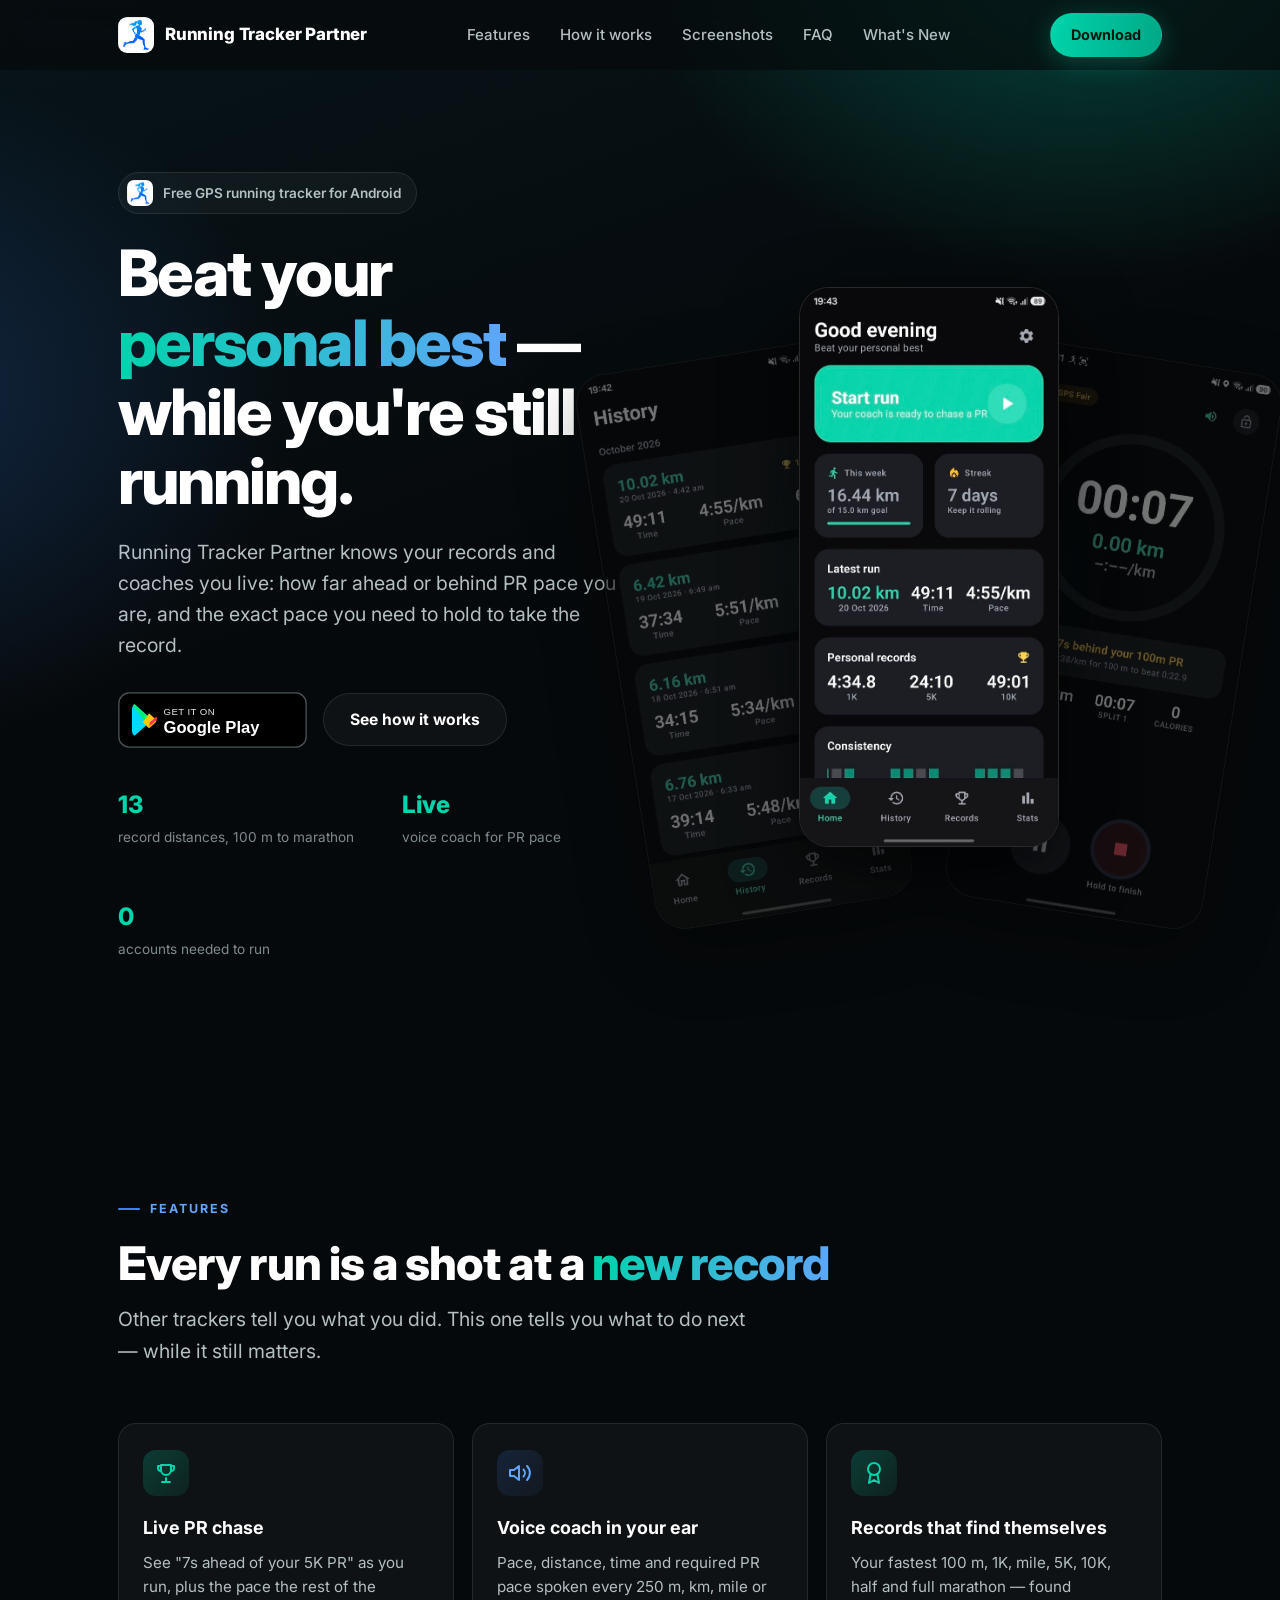
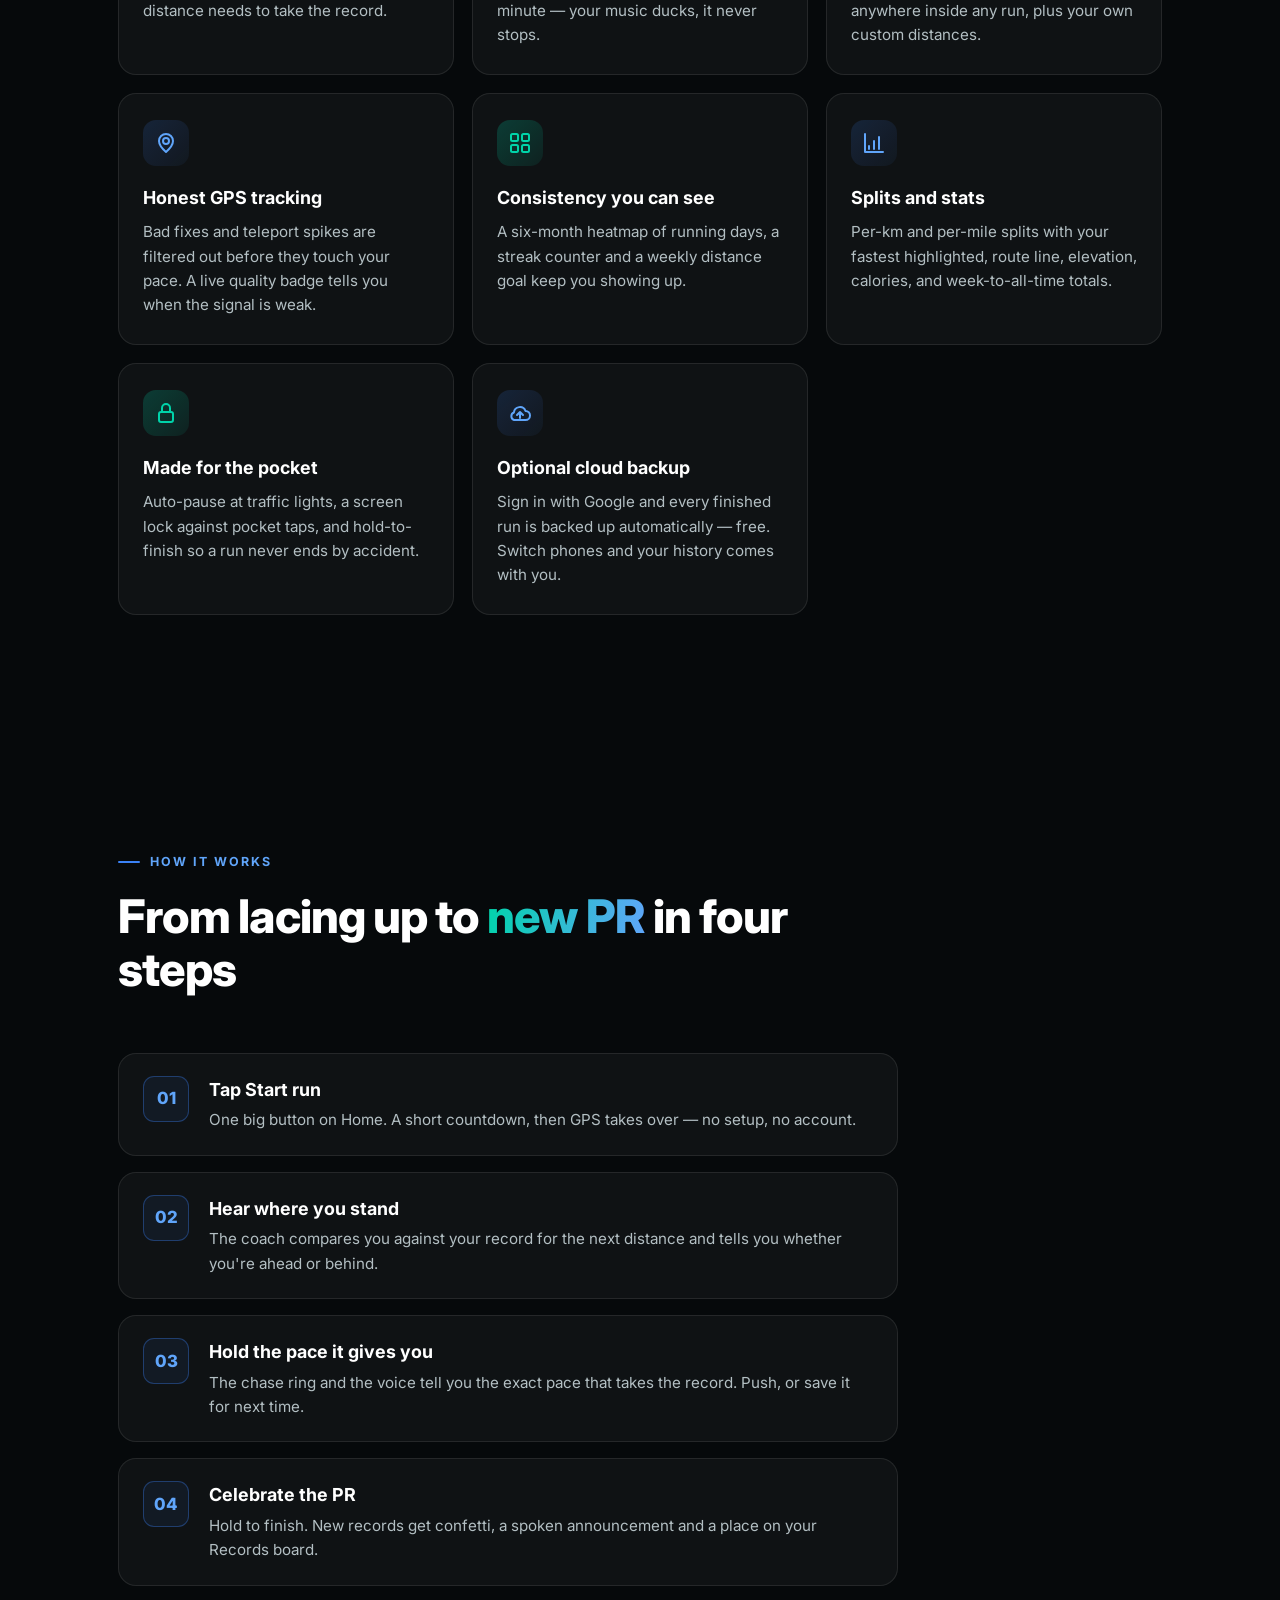
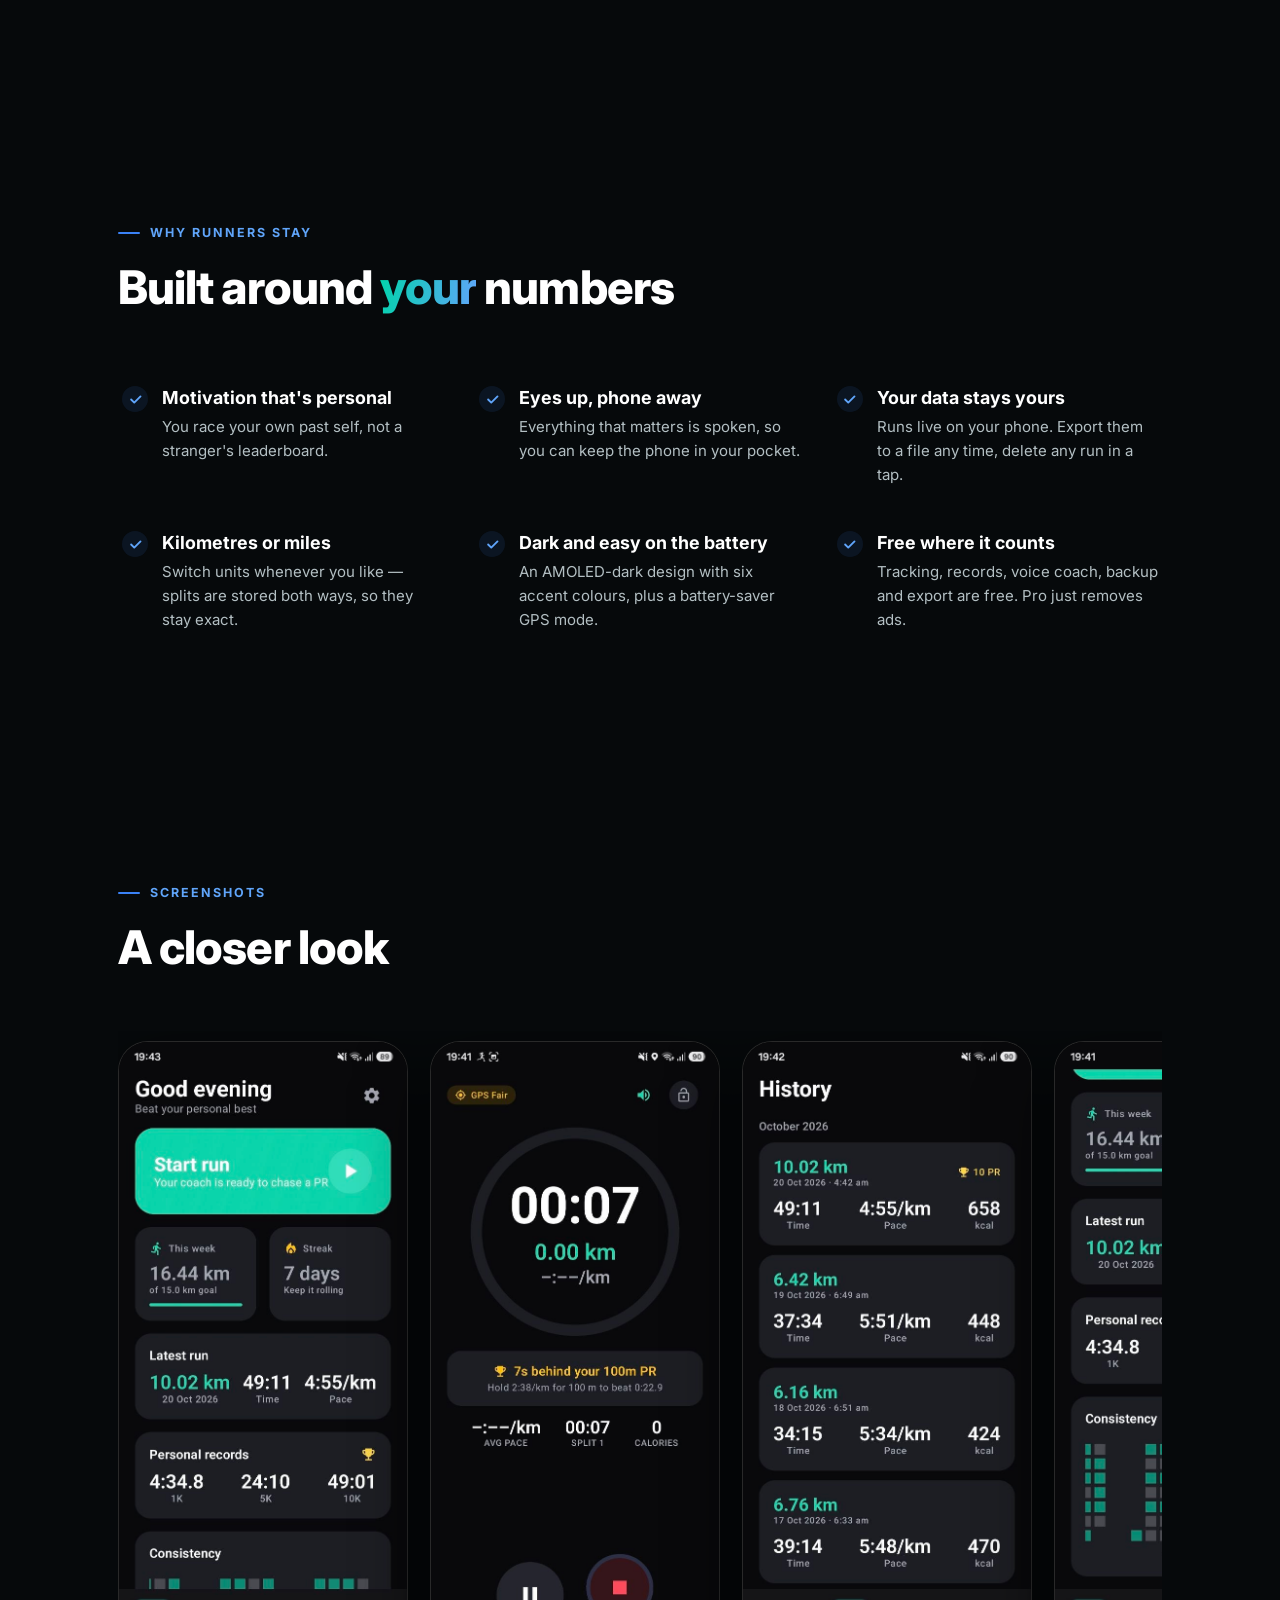
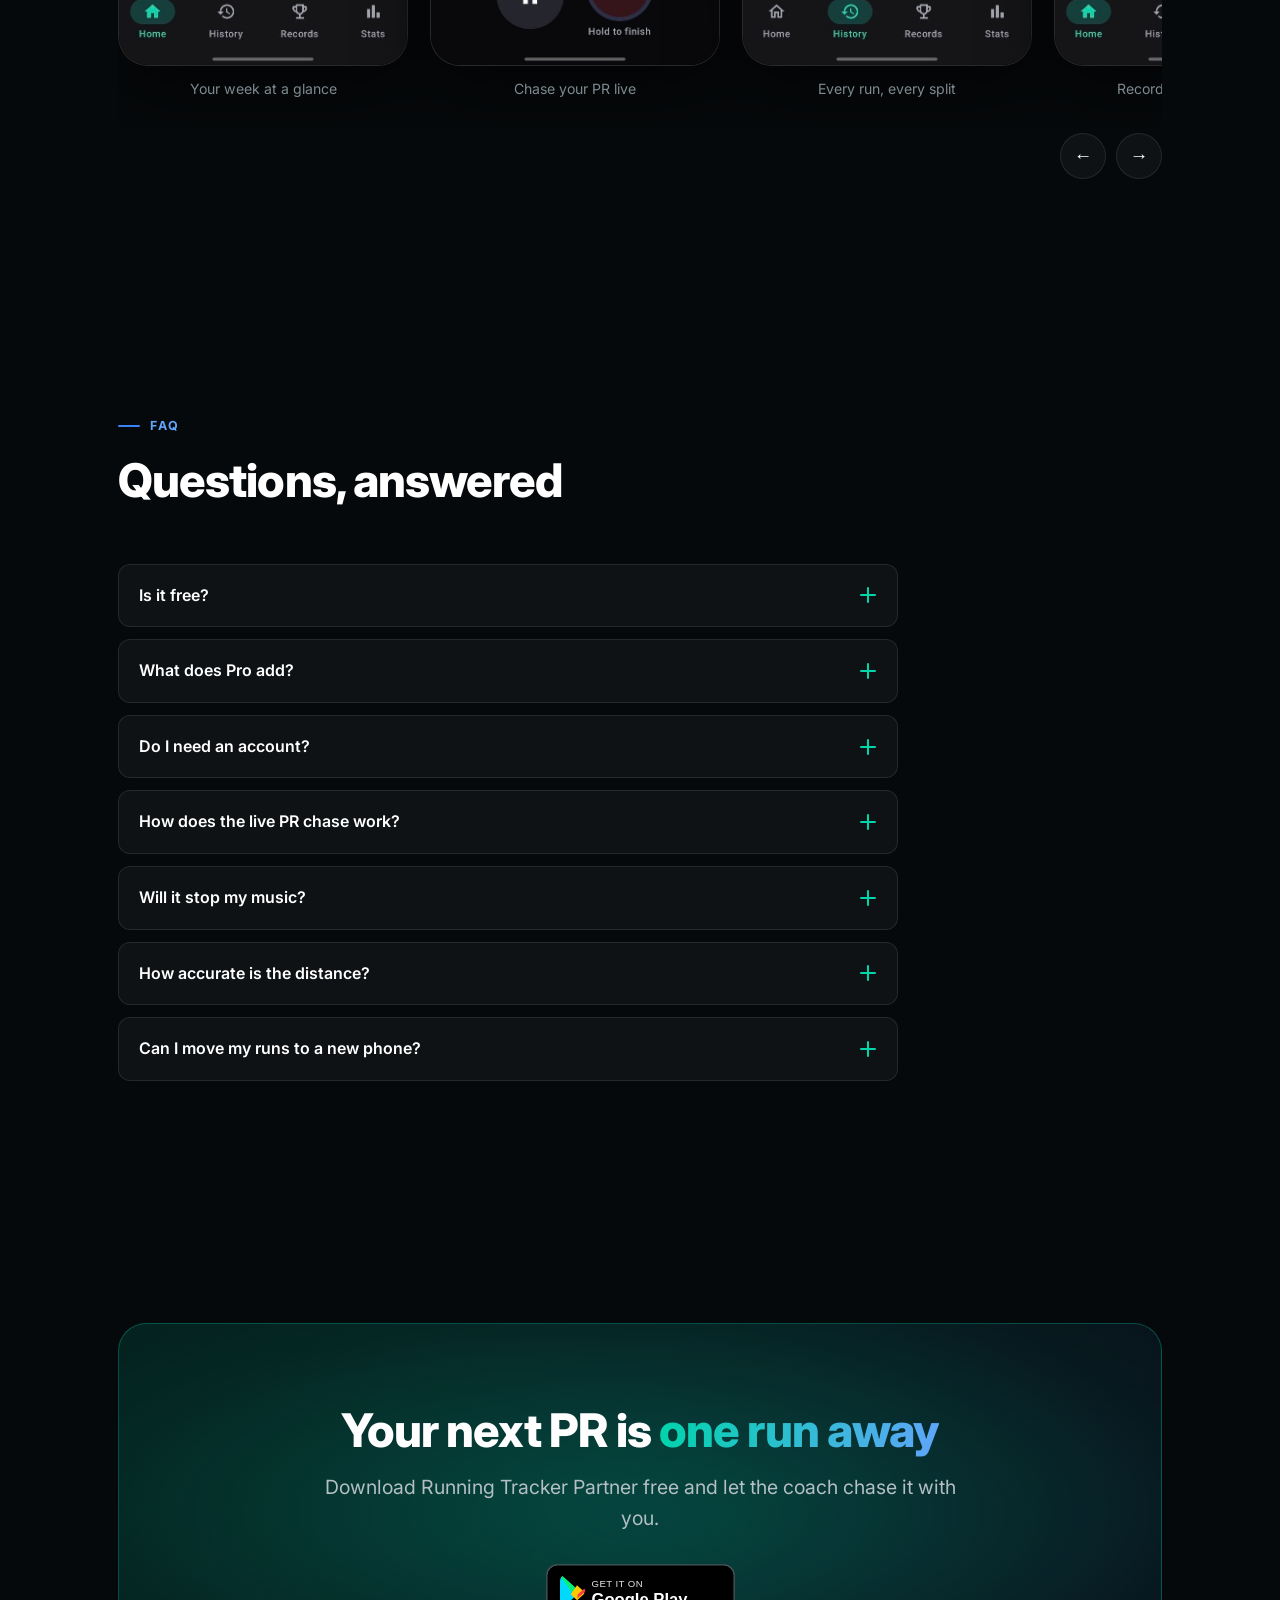
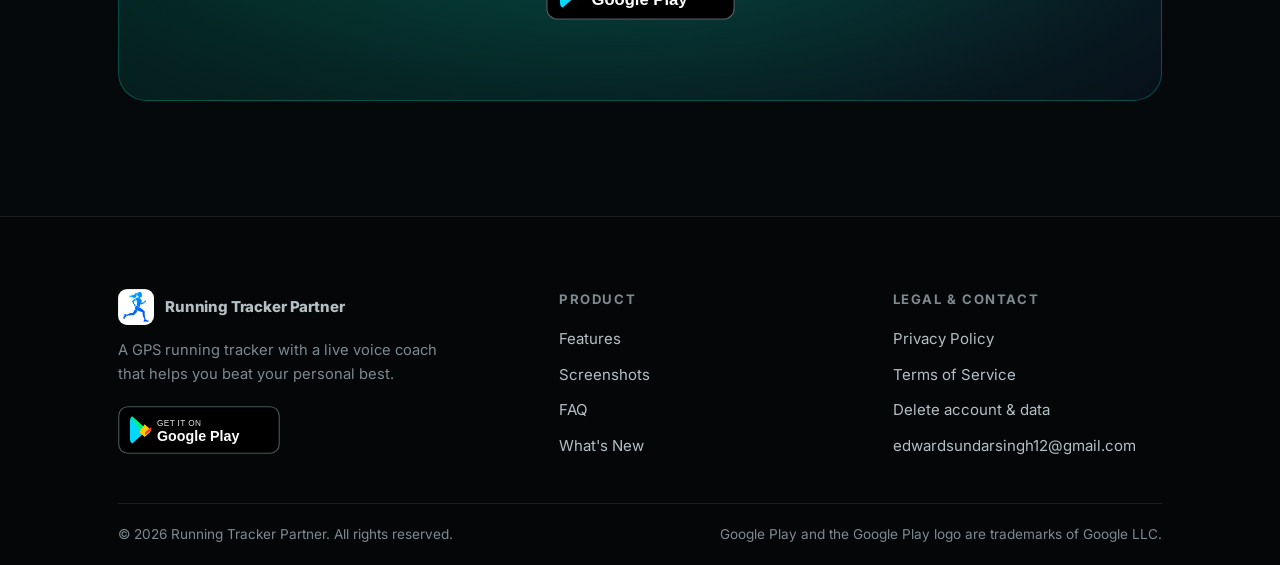
<file: index.html>
<!doctype html>
<html lang="en">
<head>
  <meta charset="utf-8">
  <meta name="viewport" content="width=device-width, initial-scale=1">
  <title>Running Tracker Partner — Beat your personal best</title>
  <meta name="description" content="A GPS running tracker with a voice coach that tells you, mid-run, the exact pace you need to beat your personal record. Free on Android.">
  <meta name="theme-color" content="#06090b">
  <meta property="og:title" content="Running Tracker Partner — Beat your personal best">
  <meta property="og:description" content="Chase your PR live: a voice coach that knows your records and tells you the pace to beat them.">
  <meta property="og:image" content="assets/app-1.jpg">
  <meta property="og:type" content="website">
  <link rel="icon" href="assets/icon.png" type="image/png">
  <script>if (/[?&]inapp=1/.test(location.search)) document.documentElement.classList.add("inapp");</script>
  <link rel="preconnect" href="https://fonts.googleapis.com">
  <link rel="preconnect" href="https://fonts.gstatic.com" crossorigin>
  <link href="https://fonts.googleapis.com/css2?family=Inter:wght@400;500;600;700;800&display=swap" rel="stylesheet">
  <link rel="stylesheet" href="styles.css">
</head>
<body>

<header class="nav">
  <div class="container nav-inner">
    <a href="index.html" class="brand"><img src="assets/icon.png" alt="" width="36" height="36">Running Tracker Partner</a>
    <ul class="nav-links">
      <li><a href="#features">Features</a></li>
      <li><a href="#workflow">How it works</a></li>
      <li><a href="#screenshots">Screenshots</a></li>
      <li><a href="#faq">FAQ</a></li>
      <li><a href="whats-new.html">What's New</a></li>
    </ul>
    <div class="nav-cta">
      <a class="btn btn-primary btn-sm" href="https://play.google.com/store/apps/details?id=com.edapp.runningtracker" rel="noopener">Download</a>
      <button class="nav-toggle" aria-label="Open menu" aria-expanded="false">&#9776;</button>
    </div>
  </div>
</header>

<main>
  <!-- Hero -->
  <section class="hero">
    <div class="container hero-grid">
      <div class="hero-copy reveal">
        <span class="app-badge"><img src="assets/icon.png" alt="">Free GPS running tracker for Android</span>
        <h1>Beat your <span class="grad">personal best</span> — while you're still running.</h1>
        <p class="lead">Running Tracker Partner knows your records and coaches you live: how far ahead or behind PR pace you are, and the exact pace you need to hold to take the record.</p>
        <div class="hero-actions">
          <div class="store-badges">
            <a href="https://play.google.com/store/apps/details?id=com.edapp.runningtracker" rel="noopener"><img src="assets/badge-googleplay.svg" alt="Get it on Google Play" width="189" height="56"></a>
          </div>
          <a class="btn btn-ghost" href="#features">See how it works</a>
        </div>
        <div class="stats">
          <div class="stat"><b>13</b><span>record distances, 100 m to marathon</span></div>
          <div class="stat"><b>Live</b><span>voice coach for PR pace</span></div>
          <div class="stat"><b>0</b><span>accounts needed to run</span></div>
        </div>
      </div>
      <div class="hero-visual reveal d2" aria-hidden="true">
        <div class="phone behind left"><img src="assets/app-3.jpg" alt=""></div>
        <div class="phone behind right"><img src="assets/app-2.jpg" alt=""></div>
        <div class="phone front"><img src="assets/app-1.jpg" alt="Running Tracker Partner home screen with weekly distance, streak and personal records"></div>
      </div>
    </div>
  </section>

  <!-- Features -->
  <section id="features">
    <div class="container">
      <div class="section-head reveal">
        <span class="eyebrow">Features</span>
        <h2>Every run is a shot at a <span class="grad">new record</span></h2>
        <p class="lead">Other trackers tell you what you did. This one tells you what to do next — while it still matters.</p>
      </div>
      <div class="cards">
        <article class="card reveal">
          <div class="icon"><svg viewBox="0 0 24 24" fill="none" stroke="currentColor" stroke-width="2" stroke-linecap="round" stroke-linejoin="round"><path d="M8 21h8M12 17v4M7 4h10v5a5 5 0 0 1-10 0V4z"/><path d="M17 5h3v2a3 3 0 0 1-3 3M7 5H4v2a3 3 0 0 0 3 3"/></svg></div>
          <h3>Live PR chase</h3>
          <p>See "7s ahead of your 5K PR" as you run, plus the pace the rest of the distance needs to take the record.</p>
        </article>
        <article class="card reveal d1">
          <div class="icon"><svg viewBox="0 0 24 24" fill="none" stroke="currentColor" stroke-width="2" stroke-linecap="round" stroke-linejoin="round"><path d="M11 5 6 9H2v6h4l5 4V5z"/><path d="M15.5 8.5a5 5 0 0 1 0 7M19 5a10 10 0 0 1 0 14"/></svg></div>
          <h3>Voice coach in your ear</h3>
          <p>Pace, distance, time and required PR pace spoken every 250 m, km, mile or minute — your music ducks, it never stops.</p>
        </article>
        <article class="card reveal d2">
          <div class="icon"><svg viewBox="0 0 24 24" fill="none" stroke="currentColor" stroke-width="2" stroke-linecap="round" stroke-linejoin="round"><circle cx="12" cy="8" r="6"/><path d="M15.5 13.5 17 22l-5-3-5 3 1.5-8.5"/></svg></div>
          <h3>Records that find themselves</h3>
          <p>Your fastest 100 m, 1K, mile, 5K, 10K, half and full marathon — found anywhere inside any run, plus your own custom distances.</p>
        </article>
        <article class="card reveal d3">
          <div class="icon"><svg viewBox="0 0 24 24" fill="none" stroke="currentColor" stroke-width="2" stroke-linecap="round" stroke-linejoin="round"><circle cx="12" cy="10" r="3"/><path d="M12 21s-7-6.2-7-11a7 7 0 0 1 14 0c0 4.8-7 11-7 11z"/></svg></div>
          <h3>Honest GPS tracking</h3>
          <p>Bad fixes and teleport spikes are filtered out before they touch your pace. A live quality badge tells you when the signal is weak.</p>
        </article>
        <article class="card reveal">
          <div class="icon"><svg viewBox="0 0 24 24" fill="none" stroke="currentColor" stroke-width="2" stroke-linecap="round" stroke-linejoin="round"><rect x="3" y="3" width="7" height="7" rx="1.5"/><rect x="14" y="3" width="7" height="7" rx="1.5"/><rect x="3" y="14" width="7" height="7" rx="1.5"/><rect x="14" y="14" width="7" height="7" rx="1.5"/></svg></div>
          <h3>Consistency you can see</h3>
          <p>A six-month heatmap of running days, a streak counter and a weekly distance goal keep you showing up.</p>
        </article>
        <article class="card reveal d1">
          <div class="icon"><svg viewBox="0 0 24 24" fill="none" stroke="currentColor" stroke-width="2" stroke-linecap="round" stroke-linejoin="round"><path d="M3 3v18h18"/><path d="M7 15v3M12 10v8M17 6v12"/></svg></div>
          <h3>Splits and stats</h3>
          <p>Per-km and per-mile splits with your fastest highlighted, route line, elevation, calories, and week-to-all-time totals.</p>
        </article>
        <article class="card reveal d2">
          <div class="icon"><svg viewBox="0 0 24 24" fill="none" stroke="currentColor" stroke-width="2" stroke-linecap="round" stroke-linejoin="round"><rect x="5" y="11" width="14" height="10" rx="2"/><path d="M8 11V7a4 4 0 0 1 8 0v4"/></svg></div>
          <h3>Made for the pocket</h3>
          <p>Auto-pause at traffic lights, a screen lock against pocket taps, and hold-to-finish so a run never ends by accident.</p>
        </article>
        <article class="card reveal d3">
          <div class="icon"><svg viewBox="0 0 24 24" fill="none" stroke="currentColor" stroke-width="2" stroke-linecap="round" stroke-linejoin="round"><path d="M17.5 19a4.5 4.5 0 0 0 0-9 6 6 0 0 0-11.6 1.5A4 4 0 0 0 6 19h11.5z"/><path d="m9 14 3-3 3 3M12 11v6"/></svg></div>
          <h3>Optional cloud backup</h3>
          <p>Sign in with Google and every finished run is backed up automatically — free. Switch phones and your history comes with you.</p>
        </article>
      </div>
    </div>
  </section>

  <!-- Workflow -->
  <section id="workflow">
    <div class="container">
      <div class="section-head reveal">
        <span class="eyebrow">How it works</span>
        <h2>From lacing up to <span class="grad">new PR</span> in four steps</h2>
      </div>
      <ol class="steps">
        <li class="step reveal"><div><h3>Tap Start run</h3><p>One big button on Home. A short countdown, then GPS takes over — no setup, no account.</p></div></li>
        <li class="step reveal d1"><div><h3>Hear where you stand</h3><p>The coach compares you against your record for the next distance and tells you whether you're ahead or behind.</p></div></li>
        <li class="step reveal d2"><div><h3>Hold the pace it gives you</h3><p>The chase ring and the voice tell you the exact pace that takes the record. Push, or save it for next time.</p></div></li>
        <li class="step reveal d3"><div><h3>Celebrate the PR</h3><p>Hold to finish. New records get confetti, a spoken announcement and a place on your Records board.</p></div></li>
      </ol>
    </div>
  </section>

  <!-- Benefits -->
  <section>
    <div class="container">
      <div class="section-head reveal">
        <span class="eyebrow">Why runners stay</span>
        <h2>Built around <span class="grad">your</span> numbers</h2>
      </div>
      <div class="benefits">
        <div class="benefit reveal"><span class="check"><svg viewBox="0 0 24 24" fill="none" stroke="currentColor" stroke-width="3" stroke-linecap="round" stroke-linejoin="round"><path d="m5 12 5 5L20 7"/></svg></span><div><h3>Motivation that's personal</h3><p>You race your own past self, not a stranger's leaderboard.</p></div></div>
        <div class="benefit reveal d1"><span class="check"><svg viewBox="0 0 24 24" fill="none" stroke="currentColor" stroke-width="3" stroke-linecap="round" stroke-linejoin="round"><path d="m5 12 5 5L20 7"/></svg></span><div><h3>Eyes up, phone away</h3><p>Everything that matters is spoken, so you can keep the phone in your pocket.</p></div></div>
        <div class="benefit reveal d2"><span class="check"><svg viewBox="0 0 24 24" fill="none" stroke="currentColor" stroke-width="3" stroke-linecap="round" stroke-linejoin="round"><path d="m5 12 5 5L20 7"/></svg></span><div><h3>Your data stays yours</h3><p>Runs live on your phone. Export them to a file any time, delete any run in a tap.</p></div></div>
        <div class="benefit reveal"><span class="check"><svg viewBox="0 0 24 24" fill="none" stroke="currentColor" stroke-width="3" stroke-linecap="round" stroke-linejoin="round"><path d="m5 12 5 5L20 7"/></svg></span><div><h3>Kilometres or miles</h3><p>Switch units whenever you like — splits are stored both ways, so they stay exact.</p></div></div>
        <div class="benefit reveal d1"><span class="check"><svg viewBox="0 0 24 24" fill="none" stroke="currentColor" stroke-width="3" stroke-linecap="round" stroke-linejoin="round"><path d="m5 12 5 5L20 7"/></svg></span><div><h3>Dark and easy on the battery</h3><p>An AMOLED-dark design with six accent colours, plus a battery-saver GPS mode.</p></div></div>
        <div class="benefit reveal d2"><span class="check"><svg viewBox="0 0 24 24" fill="none" stroke="currentColor" stroke-width="3" stroke-linecap="round" stroke-linejoin="round"><path d="m5 12 5 5L20 7"/></svg></span><div><h3>Free where it counts</h3><p>Tracking, records, voice coach, backup and export are free. Pro just removes ads.</p></div></div>
      </div>
    </div>
  </section>

  <!-- Screenshots -->
  <section id="screenshots">
    <div class="container">
      <div class="section-head reveal">
        <span class="eyebrow">Screenshots</span>
        <h2>A closer look</h2>
      </div>
      <div class="carousel-wrap reveal">
        <div class="carousel" tabindex="0" aria-label="App screenshots">
          <figure class="shot"><div class="phone"><img src="assets/app-1.jpg" alt="Home screen with Start run button, weekly progress and streak" loading="lazy"></div><figcaption>Your week at a glance</figcaption></figure>
          <figure class="shot"><div class="phone"><img src="assets/app-2.jpg" alt="Live run screen showing time, distance and PR chase card" loading="lazy"></div><figcaption>Chase your PR live</figcaption></figure>
          <figure class="shot"><div class="phone"><img src="assets/app-3.jpg" alt="Run history list grouped by month" loading="lazy"></div><figcaption>Every run, every split</figcaption></figure>
          <figure class="shot"><div class="phone"><img src="assets/app-4.jpg" alt="Personal records and consistency heatmap" loading="lazy"></div><figcaption>Records and consistency</figcaption></figure>
          <figure class="shot"><div class="phone"><img src="assets/app-5.jpg" alt="Splash screen: Beat your personal best" loading="lazy"></div><figcaption>Beat your personal best</figcaption></figure>
        </div>
        <div class="car-btns">
          <button class="car-btn prev" aria-label="Previous screenshot">&#8592;</button>
          <button class="car-btn next" aria-label="Next screenshot">&#8594;</button>
        </div>
      </div>
    </div>
  </section>

  <!-- FAQ -->
  <section id="faq">
    <div class="container">
      <div class="section-head reveal">
        <span class="eyebrow">FAQ</span>
        <h2>Questions, answered</h2>
      </div>
      <div class="faq reveal">
        <details><summary>Is it free?<span class="plus"></span></summary><p>Yes. GPS tracking, personal records, the voice coach, cloud backup and export are all free. Free users see one small banner at the bottom of the screen — never on the live run screen.</p></details>
        <details><summary>What does Pro add?<span class="plus"></span></summary><p>Pro removes ads everywhere and unlocks the full best-effort table on every run without watching an ad. It's $0.99/month, $2.99/year or $4.99 once. Nothing free is ever taken away.</p></details>
        <details><summary>Do I need an account?<span class="plus"></span></summary><p>No. You can run, track and set records without signing in. Google sign-in is only needed to back runs up to the cloud or to buy Pro, so it can be restored on another phone.</p></details>
        <details><summary>How does the live PR chase work?<span class="plus"></span></summary><p>The app knows your record for each distance. While you run it works out whether you're ahead or behind record pace for the next distance, and the pace the rest of that distance needs to beat it — shown on screen and spoken by the coach.</p></details>
        <details><summary>Will it stop my music?<span class="plus"></span></summary><p>No. The coach briefly lowers your music while it speaks, then lets it play on.</p></details>
        <details><summary>How accurate is the distance?<span class="plus"></span></summary><p>It depends on your phone's GPS and surroundings. The app filters out bad fixes and shows a live GPS quality indicator, but all measurements are estimates — tall buildings and tree cover can affect them.</p></details>
        <details><summary>Can I move my runs to a new phone?<span class="plus"></span></summary><p>Yes — sign in with the same Google account on the new phone and your runs are restored automatically. You can also export every run to a JSON file and import it.</p></details>
      </div>
    </div>
  </section>

  <!-- CTA -->
  <section>
    <div class="container">
      <div class="cta-band reveal">
        <h2>Your next PR is <span class="grad">one run away</span></h2>
        <p class="lead">Download Running Tracker Partner free and let the coach chase it with you.</p>
        <div class="store-badges">
          <a href="https://play.google.com/store/apps/details?id=com.edapp.runningtracker" rel="noopener"><img src="assets/badge-googleplay.svg" alt="Get it on Google Play" width="189" height="56"></a>
        </div>
      </div>
    </div>
  </section>
</main>

<footer>
  <div class="container">
    <div class="foot-grid">
      <div class="foot-brand">
        <a href="index.html" class="brand"><img src="assets/icon.png" alt="" width="36" height="36">Running Tracker Partner</a>
        <p>A GPS running tracker with a live voice coach that helps you beat your personal best.</p>
        <div class="store-badges"><a href="https://play.google.com/store/apps/details?id=com.edapp.runningtracker" rel="noopener"><img src="assets/badge-googleplay.svg" alt="Get it on Google Play" width="162" height="48" style="height:48px"></a></div>
      </div>
      <div>
        <h4>Product</h4>
        <ul>
          <li><a href="#features">Features</a></li>
          <li><a href="#screenshots">Screenshots</a></li>
          <li><a href="#faq">FAQ</a></li>
          <li><a href="whats-new.html">What's New</a></li>
        </ul>
      </div>
      <div>
        <h4>Legal &amp; contact</h4>
        <ul>
          <li><a href="privacy.html">Privacy Policy</a></li>
          <li><a href="terms.html">Terms of Service</a></li>
          <li><a href="delete-account.html">Delete account &amp; data</a></li>
          <li><a href="mailto:edwardsundarsingh12@gmail.com">edwardsundarsingh12@gmail.com</a></li>
        </ul>
      </div>
    </div>
    <div class="foot-bottom">
      <span>&copy; <span data-year>2026</span> Running Tracker Partner. All rights reserved.</span>
      <span>Google Play and the Google Play logo are trademarks of Google LLC.</span>
    </div>
  </div>
</footer>

<script src="app.js"></script>
</body>
</html>
</file>
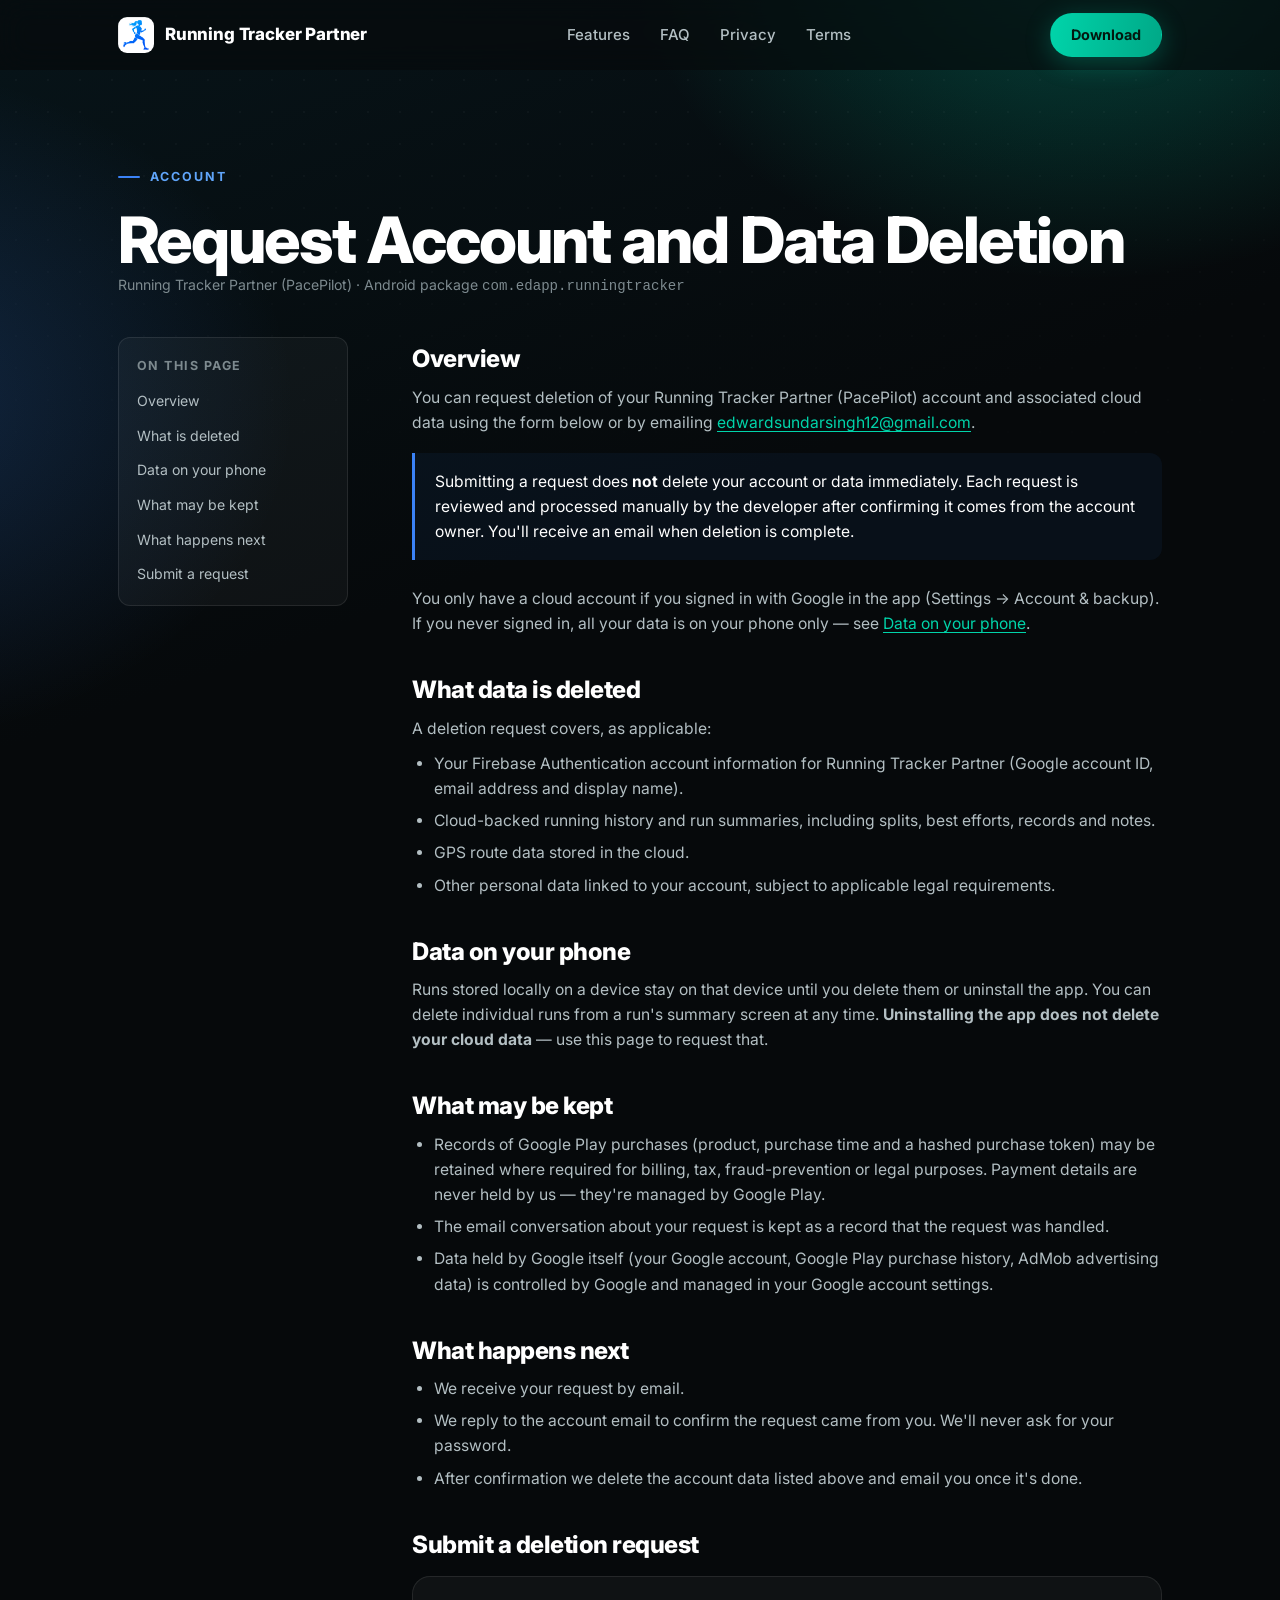
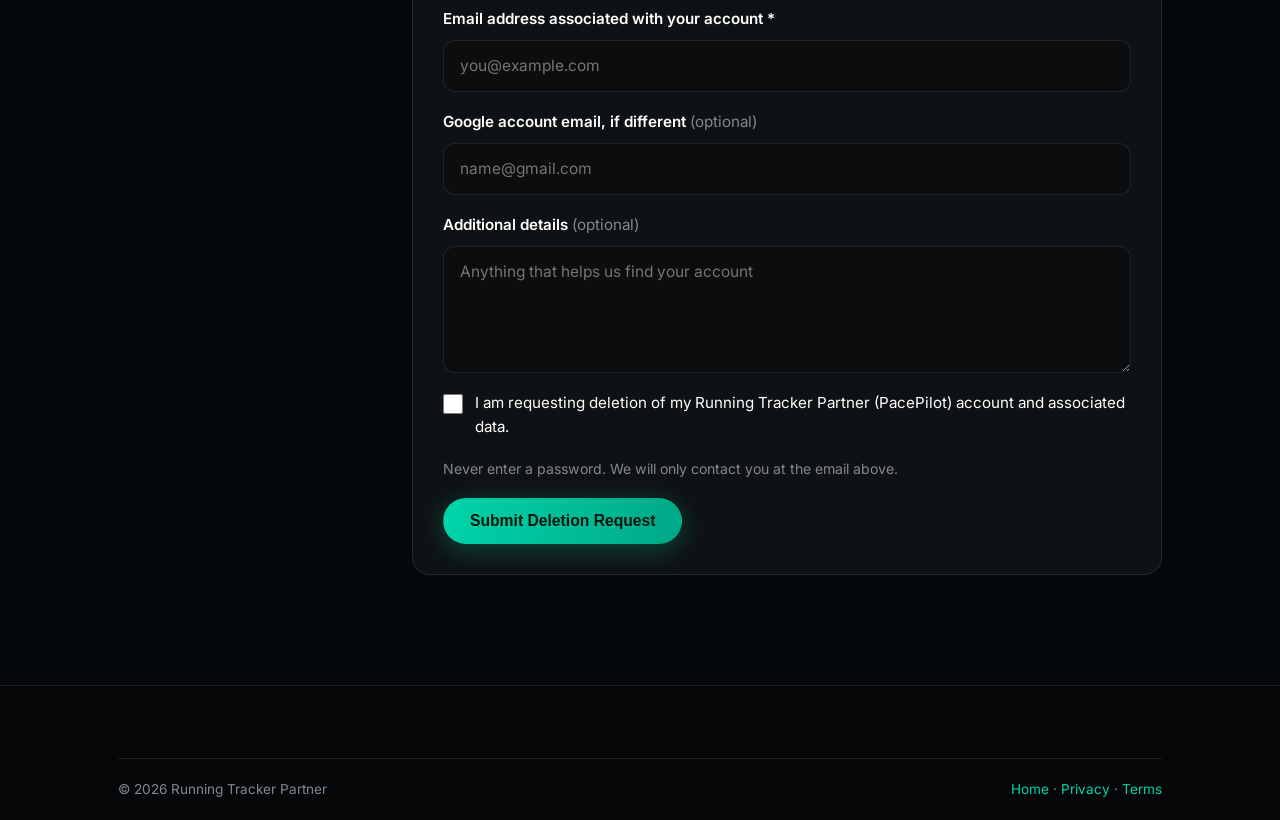
<file: delete-account.html>
<!doctype html>
<html lang="en">
<head>
  <meta charset="utf-8">
  <meta name="viewport" content="width=device-width, initial-scale=1">
  <title>Delete Account &amp; Data — Running Tracker Partner</title>
  <meta name="description" content="Request deletion of your Running Tracker Partner (PacePilot) account and associated cloud data.">
  <meta name="theme-color" content="#06090b">
  <meta property="og:title" content="Delete Account &amp; Data — Running Tracker Partner">
  <meta property="og:description" content="How to request deletion of your Running Tracker Partner account and cloud data.">
  <meta property="og:image" content="assets/app-1.jpg">
  <meta name="referrer" content="no-referrer">
  <link rel="icon" href="assets/icon.png" type="image/png">
  <script>if (/[?&]inapp=1/.test(location.search)) document.documentElement.classList.add("inapp");</script>
  <link rel="preconnect" href="https://fonts.googleapis.com">
  <link rel="preconnect" href="https://fonts.gstatic.com" crossorigin>
  <link href="https://fonts.googleapis.com/css2?family=Inter:wght@400;500;600;700;800&display=swap" rel="stylesheet">
  <link rel="stylesheet" href="styles.css">
</head>
<body>

<header class="nav">
  <div class="container nav-inner">
    <a href="index.html" class="brand"><img src="assets/icon.png" alt="" width="36" height="36">Running Tracker Partner</a>
    <ul class="nav-links">
      <li><a href="index.html#features">Features</a></li>
      <li><a href="index.html#faq">FAQ</a></li>
      <li><a href="privacy.html">Privacy</a></li>
      <li><a href="terms.html">Terms</a></li>
    </ul>
    <div class="nav-cta">
      <a class="btn btn-primary btn-sm" href="https://play.google.com/store/apps/details?id=com.edapp.runningtracker" rel="noopener">Download</a>
      <button class="nav-toggle" aria-label="Open menu" aria-expanded="false">&#9776;</button>
    </div>
  </div>
</header>

<main>
  <section class="page-hero">
    <div class="container">
      <span class="eyebrow">Account</span>
      <h1>Request Account and Data Deletion</h1>
      <p class="updated">Running Tracker Partner (PacePilot) · Android package <code>com.edapp.runningtracker</code></p>
    </div>
  </section>

  <div class="container legal-grid">
    <aside class="toc" aria-label="On this page">
      <h4>On this page</h4>
      <ul>
        <li><a href="#overview">Overview</a></li>
        <li><a href="#what">What is deleted</a></li>
        <li><a href="#local">Data on your phone</a></li>
        <li><a href="#retained">What may be kept</a></li>
        <li><a href="#process">What happens next</a></li>
        <li><a href="#request">Submit a request</a></li>
      </ul>
    </aside>

    <article class="prose">
      <h2 id="overview">Overview</h2>
      <p>You can request deletion of your Running Tracker Partner (PacePilot) account and associated cloud data using the form below or by emailing <a href="mailto:edwardsundarsingh12@gmail.com?subject=PacePilot%20Account%20Deletion%20Request">edwardsundarsingh12@gmail.com</a>.</p>
      <div class="callout">
        <p>Submitting a request does <b>not</b> delete your account or data immediately. Each request is reviewed and processed manually by the developer after confirming it comes from the account owner. You'll receive an email when deletion is complete.</p>
      </div>
      <p>You only have a cloud account if you signed in with Google in the app (Settings → Account &amp; backup). If you never signed in, all your data is on your phone only — see <a href="#local">Data on your phone</a>.</p>

      <h2 id="what">What data is deleted</h2>
      <p>A deletion request covers, as applicable:</p>
      <ul>
        <li>Your Firebase Authentication account information for Running Tracker Partner (Google account ID, email address and display name).</li>
        <li>Cloud-backed running history and run summaries, including splits, best efforts, records and notes.</li>
        <li>GPS route data stored in the cloud.</li>
        <li>Other personal data linked to your account, subject to applicable legal requirements.</li>
      </ul>

      <h2 id="local">Data on your phone</h2>
      <p>Runs stored locally on a device stay on that device until you delete them or uninstall the app. You can delete individual runs from a run's summary screen at any time. <b>Uninstalling the app does not delete your cloud data</b> — use this page to request that.</p>

      <h2 id="retained">What may be kept</h2>
      <ul>
        <li>Records of Google Play purchases (product, purchase time and a hashed purchase token) may be retained where required for billing, tax, fraud-prevention or legal purposes. Payment details are never held by us — they're managed by Google Play.</li>
        <li>The email conversation about your request is kept as a record that the request was handled.</li>
        <li>Data held by Google itself (your Google account, Google Play purchase history, AdMob advertising data) is controlled by Google and managed in your Google account settings.</li>
      </ul>

      <h2 id="process">What happens next</h2>
      <ul>
        <li>We receive your request by email.</li>
        <li>We reply to the account email to confirm the request came from you. We'll never ask for your password.</li>
        <li>After confirmation we delete the account data listed above and email you once it's done.</li>
      </ul>

      <h2 id="request">Submit a deletion request</h2>
      <form id="delete-form" class="form" novalidate>
        <div class="field">
          <label for="email">Email address associated with your account <span aria-hidden="true">*</span></label>
          <input id="email" name="email" type="email" autocomplete="email" required placeholder="you@example.com">
          <p class="field-error" id="email-error" hidden>Please enter a valid email address.</p>
        </div>
        <div class="field">
          <label for="google_email">Google account email, if different <span class="opt">(optional)</span></label>
          <input id="google_email" name="google_email" type="email" autocomplete="off" placeholder="name@gmail.com">
          <p class="field-error" id="google-error" hidden>Please enter a valid email address or leave this empty.</p>
        </div>
        <div class="field">
          <label for="details">Additional details <span class="opt">(optional)</span></label>
          <textarea id="details" name="details" rows="4" maxlength="2000" placeholder="Anything that helps us find your account"></textarea>
        </div>
        <!-- Honeypot: humans never see or fill this -->
        <div class="hp" aria-hidden="true">
          <label for="website">Leave this empty</label>
          <input id="website" name="_honey" type="text" tabindex="-1" autocomplete="off">
        </div>
        <label class="check-field">
          <input id="confirm" name="confirm" type="checkbox" required>
          <span>I am requesting deletion of my Running Tracker Partner (PacePilot) account and associated data.</span>
        </label>
        <p class="field-error" id="confirm-error" hidden>Please tick the box to confirm your request.</p>
        <p class="form-note">Never enter a password. We will only contact you at the email above.</p>
        <button class="btn btn-primary" type="submit" id="submit-btn">Submit Deletion Request</button>
        <div class="form-status" id="form-status" role="status" aria-live="polite" hidden></div>
      </form>
    </article>
  </div>
</main>

<footer>
  <div class="container">
    <div class="foot-bottom">
      <span>&copy; <span data-year>2026</span> Running Tracker Partner</span>
      <span><a href="index.html">Home</a> · <a href="privacy.html">Privacy</a> · <a href="terms.html">Terms</a></span>
    </div>
  </div>
</footer>

<script src="app.js"></script>
<script>
(function () {
  "use strict";
  // FormSubmit AJAX endpoint (HTTPS). Replace the email with the random alias FormSubmit
  // gives you after activation to keep the address out of the page source.
  const ENDPOINT = "https://formsubmit.co/ajax/edwardsundarsingh12@gmail.com";
  const SUPPORT = "edwardsundarsingh12@gmail.com";
  const EMAIL_RE = /^[^\s@]+@[^\s@]+\.[^\s@]{2,}$/;
  const MIN_FILL_MS = 3000; // bots submit instantly
  const openedAt = Date.now();

  const form = document.getElementById("delete-form");
  const btn = document.getElementById("submit-btn");
  const status = document.getElementById("form-status");
  const email = document.getElementById("email");
  const gEmail = document.getElementById("google_email");
  const details = document.getElementById("details");
  const confirmBox = document.getElementById("confirm");
  const honey = document.getElementById("website");

  function show(el, on) { el.hidden = !on; }

  function setStatus(kind, html) {
    status.className = "form-status " + kind;
    status.innerHTML = html;
    status.hidden = false;
    status.scrollIntoView({ block: "nearest", behavior: "smooth" });
  }

  function mailtoLink(body) {
    return "mailto:" + SUPPORT + "?subject=" + encodeURIComponent("PacePilot Account Deletion Request") +
      "&body=" + encodeURIComponent(body);
  }

  form.addEventListener("submit", async (e) => {
    e.preventDefault();
    const em = email.value.trim();
    const ge = gEmail.value.trim();
    const emailOk = EMAIL_RE.test(em);
    const geOk = !ge || EMAIL_RE.test(ge);
    show(document.getElementById("email-error"), !emailOk);
    show(document.getElementById("google-error"), !geOk);
    show(document.getElementById("confirm-error"), !confirmBox.checked);
    email.setAttribute("aria-invalid", String(!emailOk));
    gEmail.setAttribute("aria-invalid", String(!geOk));
    if (!emailOk) { email.focus(); return; }
    if (!geOk) { gEmail.focus(); return; }
    if (!confirmBox.checked) { confirmBox.focus(); return; }

    // Silently drop obvious bots without contacting the service.
    if (honey.value || Date.now() - openedAt < MIN_FILL_MS) {
      setStatus("error", "Your request couldn't be sent. Please wait a moment and try again.");
      return;
    }

    const submittedAt = new Date().toISOString();
    const summary =
      "App: Running Tracker Partner (PacePilot)\n" +
      "Account email: " + em + "\n" +
      "Google account email: " + (ge || "(same / not provided)") + "\n" +
      "Details: " + (details.value.trim() || "(none)") + "\n" +
      "Submitted: " + submittedAt;

    btn.disabled = true;
    btn.textContent = "Sending…";
    status.hidden = true;

    try {
      const res = await fetch(ENDPOINT, {
        method: "POST",
        headers: { "Content-Type": "application/json", Accept: "application/json" },
        body: JSON.stringify({
          _subject: "PacePilot Account Deletion Request",
          _template: "table",
          _captcha: "false",
          _replyto: em,
          _honey: honey.value,
          "App": "Running Tracker Partner (PacePilot) — com.edapp.runningtracker",
          "Account email": em,
          "Google account email": ge || "(same / not provided)",
          "Additional details": details.value.trim() || "(none)",
          "Submitted at (UTC)": submittedAt,
        }),
      });
      const data = await res.json().catch(() => ({}));
      // FormSubmit returns { success: "true" } only when the email was accepted for delivery.
      if (res.ok && String(data.success) === "true") {
        form.reset();
        setStatus("ok",
          "<b>Request received.</b> Your deletion request has been sent to the developer. " +
          "Your account and data have <b>not</b> been deleted yet — we'll reply to <b>" +
          em.replace(/[<>&"]/g, "") + "</b> to verify the request before deleting anything.");
      } else {
        throw new Error(data.message || "Submission was not accepted");
      }
    } catch (err) {
      setStatus("error",
        "<b>Your request could not be sent.</b> Nothing was submitted. Please try again later, or " +
        "<a href=\"" + mailtoLink(summary) + "\">email your request to " + SUPPORT + "</a> directly.");
    } finally {
      btn.disabled = false;
      btn.textContent = "Submit Deletion Request";
    }
  });
})();
</script>
</body>
</html>
</file>
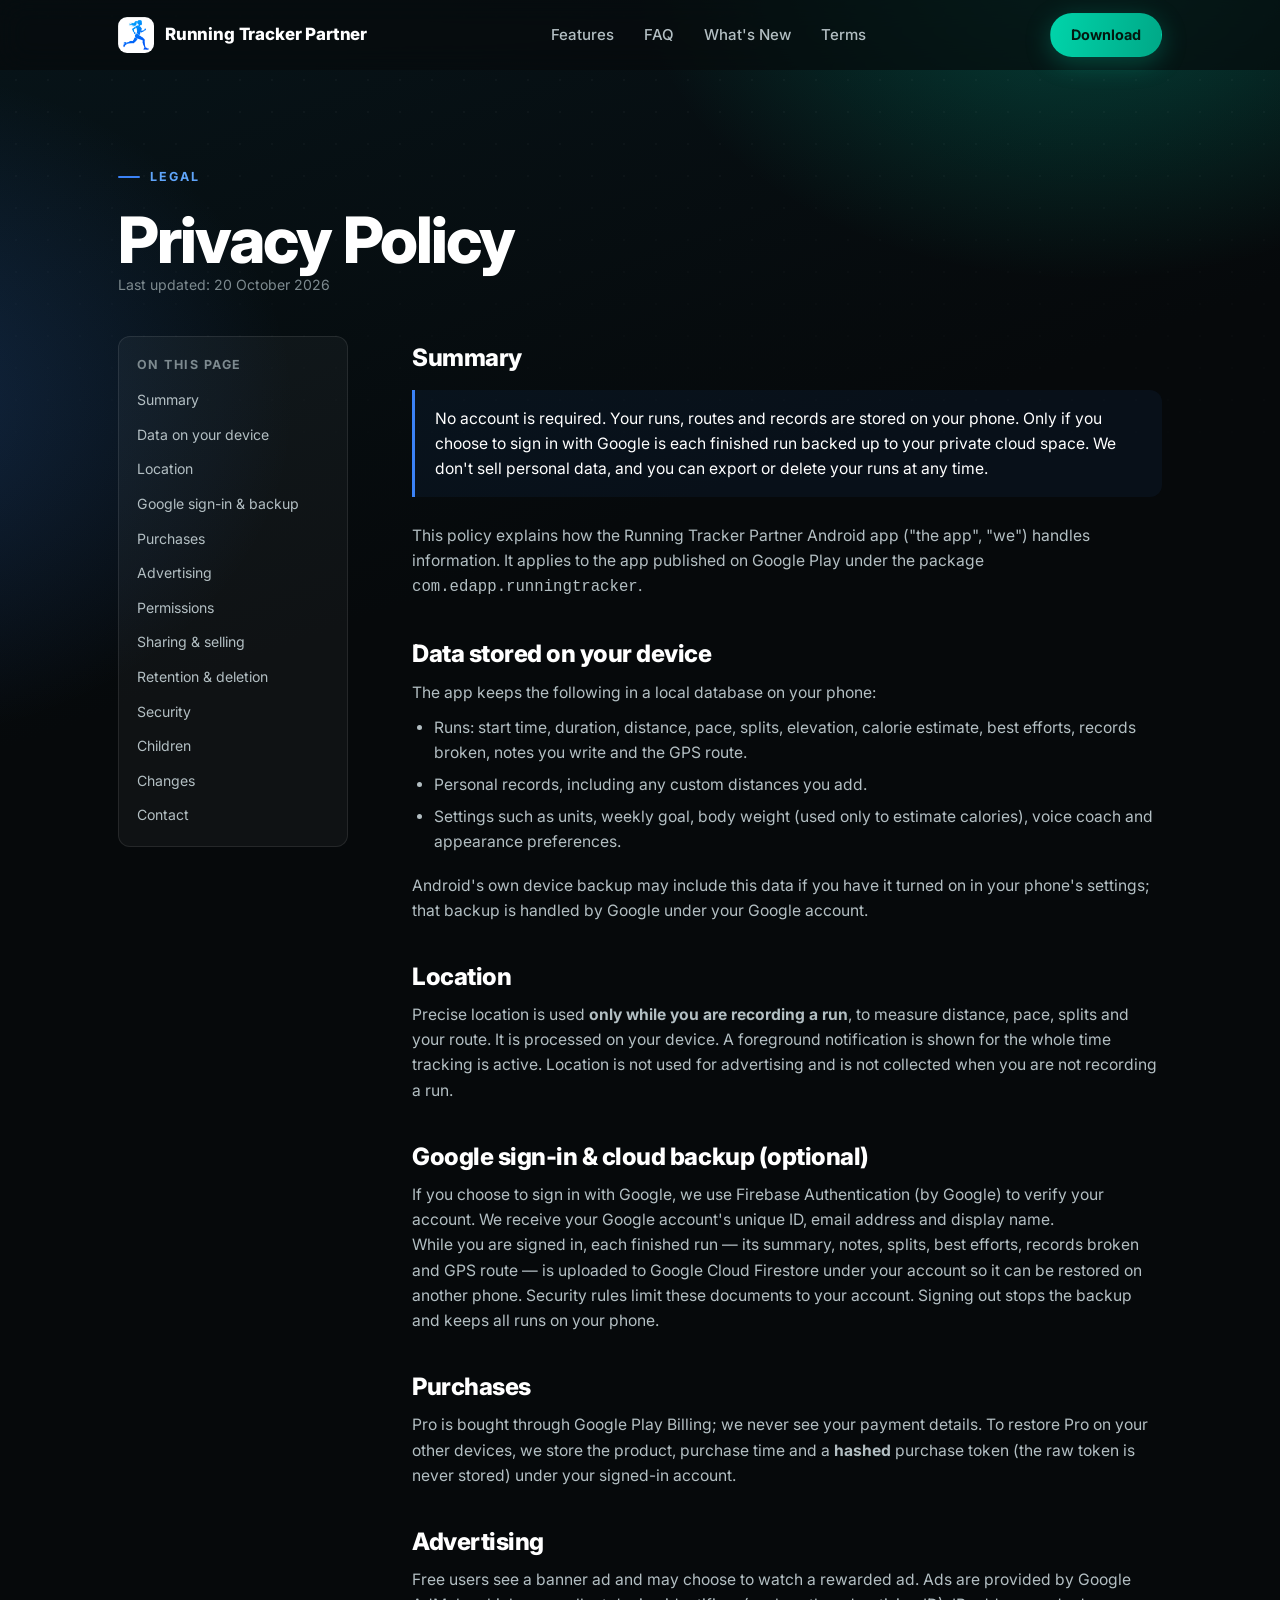
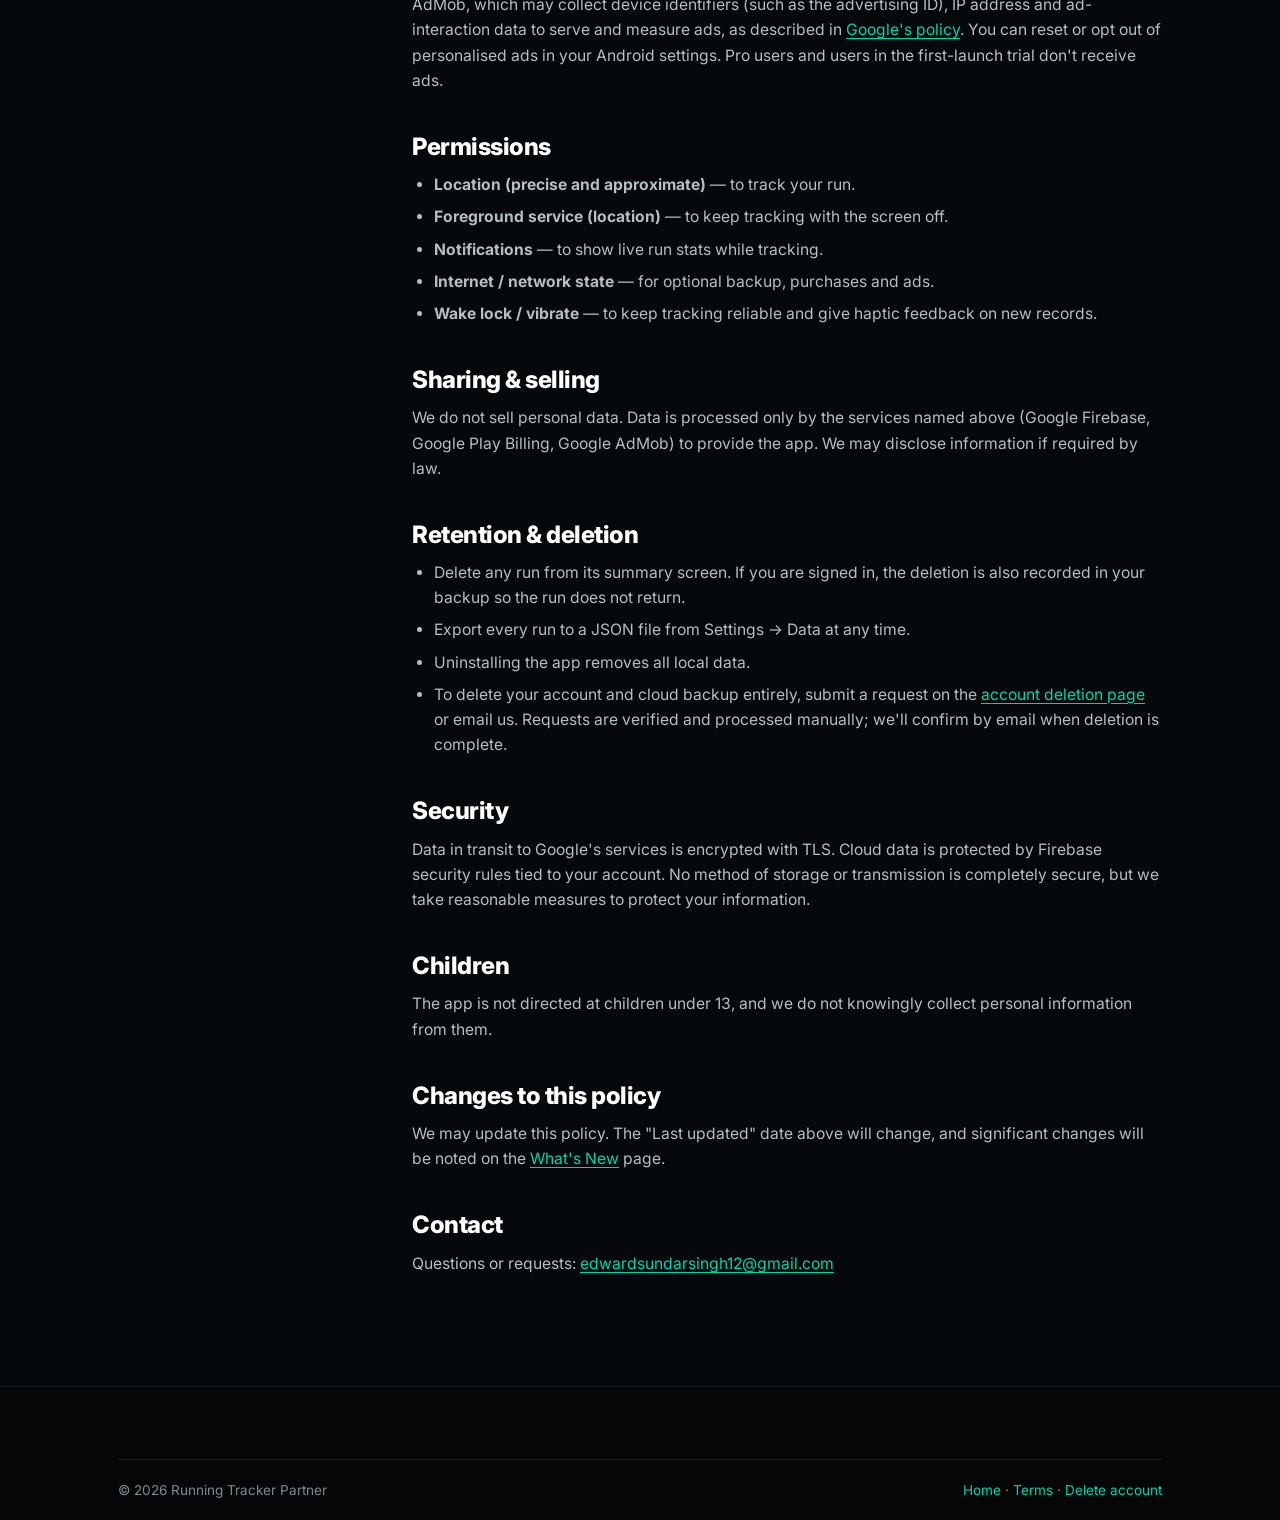
<file: privacy.html>
<!doctype html>
<html lang="en">
<head>
  <meta charset="utf-8">
  <meta name="viewport" content="width=device-width, initial-scale=1">
  <title>Privacy Policy — Running Tracker Partner</title>
  <meta name="description" content="How Running Tracker Partner handles your location, runs, account and advertising data.">
  <meta name="theme-color" content="#06090b">
  <meta property="og:title" content="Privacy Policy — Running Tracker Partner">
  <meta property="og:description" content="Runs stay on your phone. Cloud backup is optional. No data is sold.">
  <meta property="og:image" content="assets/app-1.jpg">
  <link rel="icon" href="assets/icon.png" type="image/png">
  <script>if (/[?&]inapp=1/.test(location.search)) document.documentElement.classList.add("inapp");</script>
  <link rel="preconnect" href="https://fonts.googleapis.com">
  <link rel="preconnect" href="https://fonts.gstatic.com" crossorigin>
  <link href="https://fonts.googleapis.com/css2?family=Inter:wght@400;500;600;700;800&display=swap" rel="stylesheet">
  <link rel="stylesheet" href="styles.css">
</head>
<body>

<header class="nav">
  <div class="container nav-inner">
    <a href="index.html" class="brand"><img src="assets/icon.png" alt="" width="36" height="36">Running Tracker Partner</a>
    <ul class="nav-links">
      <li><a href="index.html#features">Features</a></li>
      <li><a href="index.html#faq">FAQ</a></li>
      <li><a href="whats-new.html">What's New</a></li>
      <li><a href="terms.html">Terms</a></li>
    </ul>
    <div class="nav-cta">
      <a class="btn btn-primary btn-sm" href="https://play.google.com/store/apps/details?id=com.edapp.runningtracker" rel="noopener">Download</a>
      <button class="nav-toggle" aria-label="Open menu" aria-expanded="false">&#9776;</button>
    </div>
  </div>
</header>

<main>
  <section class="page-hero">
    <div class="container">
      <span class="eyebrow">Legal</span>
      <h1>Privacy Policy</h1>
      <p class="updated">Last updated: 20 October 2026</p>
    </div>
  </section>

  <div class="container legal-grid">
    <aside class="toc" aria-label="On this page">
      <h4>On this page</h4>
      <ul>
        <li><a href="#summary">Summary</a></li>
        <li><a href="#on-device">Data on your device</a></li>
        <li><a href="#location">Location</a></li>
        <li><a href="#account">Google sign-in &amp; backup</a></li>
        <li><a href="#purchases">Purchases</a></li>
        <li><a href="#ads">Advertising</a></li>
        <li><a href="#permissions">Permissions</a></li>
        <li><a href="#sharing">Sharing &amp; selling</a></li>
        <li><a href="#retention">Retention &amp; deletion</a></li>
        <li><a href="#security">Security</a></li>
        <li><a href="#children">Children</a></li>
        <li><a href="#changes">Changes</a></li>
        <li><a href="#contact">Contact</a></li>
      </ul>
    </aside>

    <article class="prose">
      <h2 id="summary">Summary</h2>
      <div class="callout">
        <p>No account is required. Your runs, routes and records are stored on your phone. Only if you choose to sign in with Google is each finished run backed up to your private cloud space. We don't sell personal data, and you can export or delete your runs at any time.</p>
      </div>
      <p>This policy explains how the Running Tracker Partner Android app ("the app", "we") handles information. It applies to the app published on Google Play under the package <code>com.edapp.runningtracker</code>.</p>

      <h2 id="on-device">Data stored on your device</h2>
      <p>The app keeps the following in a local database on your phone:</p>
      <ul>
        <li>Runs: start time, duration, distance, pace, splits, elevation, calorie estimate, best efforts, records broken, notes you write and the GPS route.</li>
        <li>Personal records, including any custom distances you add.</li>
        <li>Settings such as units, weekly goal, body weight (used only to estimate calories), voice coach and appearance preferences.</li>
      </ul>
      <p>Android's own device backup may include this data if you have it turned on in your phone's settings; that backup is handled by Google under your Google account.</p>

      <h2 id="location">Location</h2>
      <p>Precise location is used <b>only while you are recording a run</b>, to measure distance, pace, splits and your route. It is processed on your device. A foreground notification is shown for the whole time tracking is active. Location is not used for advertising and is not collected when you are not recording a run.</p>

      <h2 id="account">Google sign-in &amp; cloud backup (optional)</h2>
      <p>If you choose to sign in with Google, we use Firebase Authentication (by Google) to verify your account. We receive your Google account's unique ID, email address and display name.</p>
      <p>While you are signed in, each finished run — its summary, notes, splits, best efforts, records broken and GPS route — is uploaded to Google Cloud Firestore under your account so it can be restored on another phone. Security rules limit these documents to your account. Signing out stops the backup and keeps all runs on your phone.</p>

      <h2 id="purchases">Purchases</h2>
      <p>Pro is bought through Google Play Billing; we never see your payment details. To restore Pro on your other devices, we store the product, purchase time and a <b>hashed</b> purchase token (the raw token is never stored) under your signed-in account.</p>

      <h2 id="ads">Advertising</h2>
      <p>Free users see a banner ad and may choose to watch a rewarded ad. Ads are provided by Google AdMob, which may collect device identifiers (such as the advertising ID), IP address and ad-interaction data to serve and measure ads, as described in <a href="https://policies.google.com/technologies/partner-sites" rel="noopener">Google's policy</a>. You can reset or opt out of personalised ads in your Android settings. Pro users and users in the first-launch trial don't receive ads.</p>

      <h2 id="permissions">Permissions</h2>
      <ul>
        <li><b>Location (precise and approximate)</b> — to track your run.</li>
        <li><b>Foreground service (location)</b> — to keep tracking with the screen off.</li>
        <li><b>Notifications</b> — to show live run stats while tracking.</li>
        <li><b>Internet / network state</b> — for optional backup, purchases and ads.</li>
        <li><b>Wake lock / vibrate</b> — to keep tracking reliable and give haptic feedback on new records.</li>
      </ul>

      <h2 id="sharing">Sharing &amp; selling</h2>
      <p>We do not sell personal data. Data is processed only by the services named above (Google Firebase, Google Play Billing, Google AdMob) to provide the app. We may disclose information if required by law.</p>

      <h2 id="retention">Retention &amp; deletion</h2>
      <ul>
        <li>Delete any run from its summary screen. If you are signed in, the deletion is also recorded in your backup so the run does not return.</li>
        <li>Export every run to a JSON file from Settings → Data at any time.</li>
        <li>Uninstalling the app removes all local data.</li>
        <li>To delete your account and cloud backup entirely, submit a request on the <a href="delete-account.html">account deletion page</a> or email us. Requests are verified and processed manually; we'll confirm by email when deletion is complete.</li>
      </ul>

      <h2 id="security">Security</h2>
      <p>Data in transit to Google's services is encrypted with TLS. Cloud data is protected by Firebase security rules tied to your account. No method of storage or transmission is completely secure, but we take reasonable measures to protect your information.</p>

      <h2 id="children">Children</h2>
      <p>The app is not directed at children under 13, and we do not knowingly collect personal information from them.</p>

      <h2 id="changes">Changes to this policy</h2>
      <p>We may update this policy. The "Last updated" date above will change, and significant changes will be noted on the <a href="whats-new.html">What's New</a> page.</p>

      <h2 id="contact">Contact</h2>
      <p>Questions or requests: <a href="mailto:edwardsundarsingh12@gmail.com">edwardsundarsingh12@gmail.com</a></p>
    </article>
  </div>
</main>

<footer>
  <div class="container">
    <div class="foot-bottom">
      <span>&copy; <span data-year>2026</span> Running Tracker Partner</span>
      <span><a href="index.html">Home</a> · <a href="terms.html">Terms</a> · <a href="delete-account.html">Delete account</a></span>
    </div>
  </div>
</footer>

<script src="app.js"></script>
</body>
</html>
</file>
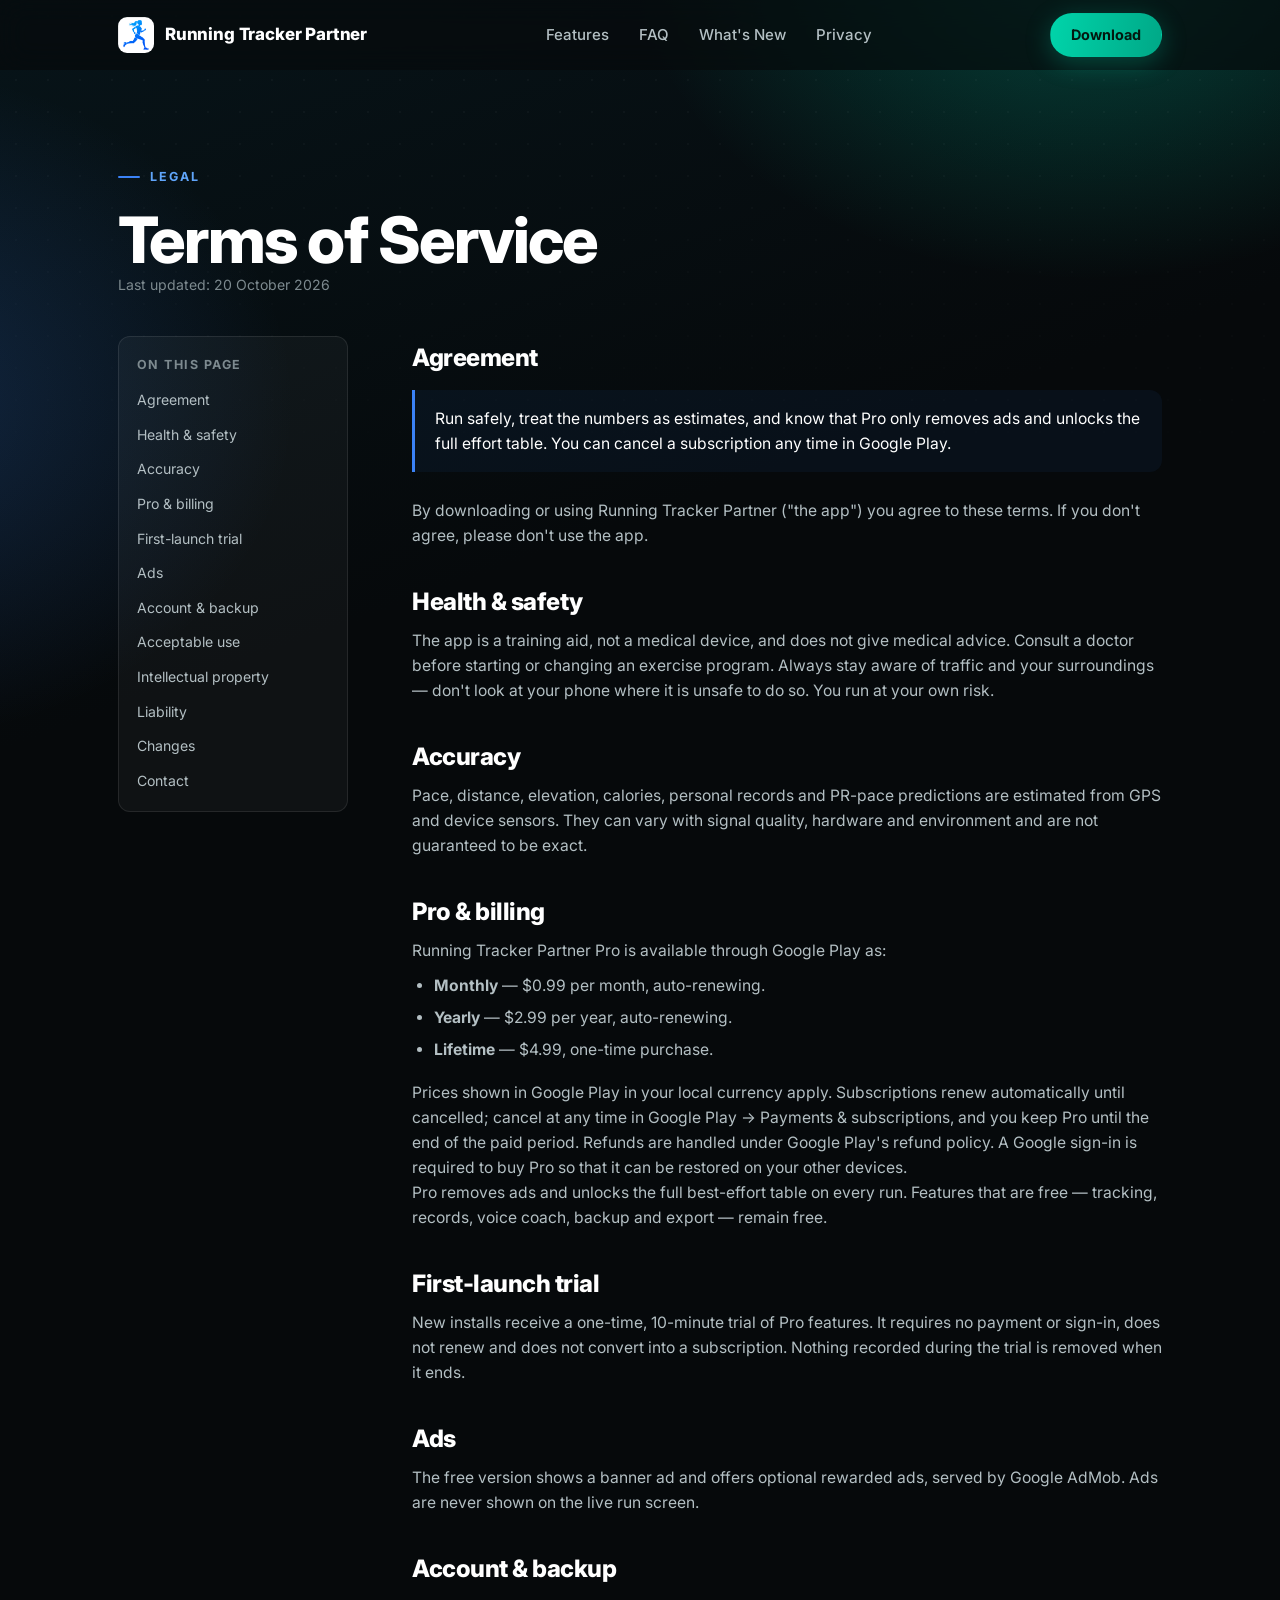
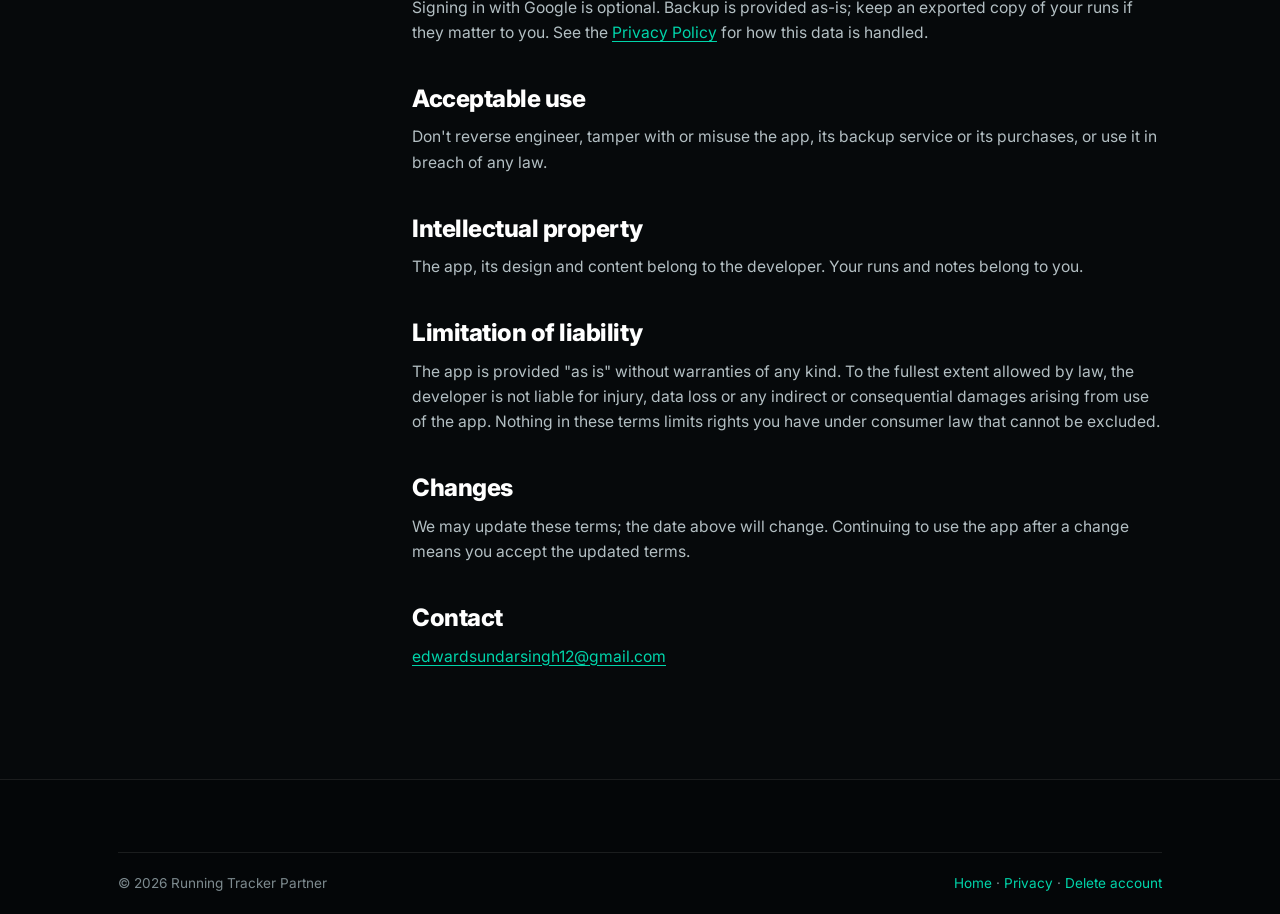
<file: terms.html>
<!doctype html>
<html lang="en">
<head>
  <meta charset="utf-8">
  <meta name="viewport" content="width=device-width, initial-scale=1">
  <title>Terms of Service — Running Tracker Partner</title>
  <meta name="description" content="Terms for using Running Tracker Partner, including Pro subscriptions, ads and health disclaimers.">
  <meta name="theme-color" content="#06090b">
  <meta property="og:title" content="Terms of Service — Running Tracker Partner">
  <meta property="og:description" content="The terms for using Running Tracker Partner and Pro.">
  <meta property="og:image" content="assets/app-1.jpg">
  <link rel="icon" href="assets/icon.png" type="image/png">
  <script>if (/[?&]inapp=1/.test(location.search)) document.documentElement.classList.add("inapp");</script>
  <link rel="preconnect" href="https://fonts.googleapis.com">
  <link rel="preconnect" href="https://fonts.gstatic.com" crossorigin>
  <link href="https://fonts.googleapis.com/css2?family=Inter:wght@400;500;600;700;800&display=swap" rel="stylesheet">
  <link rel="stylesheet" href="styles.css">
</head>
<body>

<header class="nav">
  <div class="container nav-inner">
    <a href="index.html" class="brand"><img src="assets/icon.png" alt="" width="36" height="36">Running Tracker Partner</a>
    <ul class="nav-links">
      <li><a href="index.html#features">Features</a></li>
      <li><a href="index.html#faq">FAQ</a></li>
      <li><a href="whats-new.html">What's New</a></li>
      <li><a href="privacy.html">Privacy</a></li>
    </ul>
    <div class="nav-cta">
      <a class="btn btn-primary btn-sm" href="https://play.google.com/store/apps/details?id=com.edapp.runningtracker" rel="noopener">Download</a>
      <button class="nav-toggle" aria-label="Open menu" aria-expanded="false">&#9776;</button>
    </div>
  </div>
</header>

<main>
  <section class="page-hero">
    <div class="container">
      <span class="eyebrow">Legal</span>
      <h1>Terms of Service</h1>
      <p class="updated">Last updated: 20 October 2026</p>
    </div>
  </section>

  <div class="container legal-grid">
    <aside class="toc" aria-label="On this page">
      <h4>On this page</h4>
      <ul>
        <li><a href="#agreement">Agreement</a></li>
        <li><a href="#health">Health &amp; safety</a></li>
        <li><a href="#accuracy">Accuracy</a></li>
        <li><a href="#pro">Pro &amp; billing</a></li>
        <li><a href="#trial">First-launch trial</a></li>
        <li><a href="#ads">Ads</a></li>
        <li><a href="#account">Account &amp; backup</a></li>
        <li><a href="#use">Acceptable use</a></li>
        <li><a href="#ip">Intellectual property</a></li>
        <li><a href="#liability">Liability</a></li>
        <li><a href="#changes">Changes</a></li>
        <li><a href="#contact">Contact</a></li>
      </ul>
    </aside>

    <article class="prose">
      <h2 id="agreement">Agreement</h2>
      <div class="callout">
        <p>Run safely, treat the numbers as estimates, and know that Pro only removes ads and unlocks the full effort table. You can cancel a subscription any time in Google Play.</p>
      </div>
      <p>By downloading or using Running Tracker Partner ("the app") you agree to these terms. If you don't agree, please don't use the app.</p>

      <h2 id="health">Health &amp; safety</h2>
      <p>The app is a training aid, not a medical device, and does not give medical advice. Consult a doctor before starting or changing an exercise program. Always stay aware of traffic and your surroundings — don't look at your phone where it is unsafe to do so. You run at your own risk.</p>

      <h2 id="accuracy">Accuracy</h2>
      <p>Pace, distance, elevation, calories, personal records and PR-pace predictions are estimated from GPS and device sensors. They can vary with signal quality, hardware and environment and are not guaranteed to be exact.</p>

      <h2 id="pro">Pro &amp; billing</h2>
      <p>Running Tracker Partner Pro is available through Google Play as:</p>
      <ul>
        <li><b>Monthly</b> — $0.99 per month, auto-renewing.</li>
        <li><b>Yearly</b> — $2.99 per year, auto-renewing.</li>
        <li><b>Lifetime</b> — $4.99, one-time purchase.</li>
      </ul>
      <p>Prices shown in Google Play in your local currency apply. Subscriptions renew automatically until cancelled; cancel at any time in Google Play → Payments &amp; subscriptions, and you keep Pro until the end of the paid period. Refunds are handled under Google Play's refund policy. A Google sign-in is required to buy Pro so that it can be restored on your other devices.</p>
      <p>Pro removes ads and unlocks the full best-effort table on every run. Features that are free — tracking, records, voice coach, backup and export — remain free.</p>

      <h2 id="trial">First-launch trial</h2>
      <p>New installs receive a one-time, 10-minute trial of Pro features. It requires no payment or sign-in, does not renew and does not convert into a subscription. Nothing recorded during the trial is removed when it ends.</p>

      <h2 id="ads">Ads</h2>
      <p>The free version shows a banner ad and offers optional rewarded ads, served by Google AdMob. Ads are never shown on the live run screen.</p>

      <h2 id="account">Account &amp; backup</h2>
      <p>Signing in with Google is optional. Backup is provided as-is; keep an exported copy of your runs if they matter to you. See the <a href="privacy.html">Privacy Policy</a> for how this data is handled.</p>

      <h2 id="use">Acceptable use</h2>
      <p>Don't reverse engineer, tamper with or misuse the app, its backup service or its purchases, or use it in breach of any law.</p>

      <h2 id="ip">Intellectual property</h2>
      <p>The app, its design and content belong to the developer. Your runs and notes belong to you.</p>

      <h2 id="liability">Limitation of liability</h2>
      <p>The app is provided "as is" without warranties of any kind. To the fullest extent allowed by law, the developer is not liable for injury, data loss or any indirect or consequential damages arising from use of the app. Nothing in these terms limits rights you have under consumer law that cannot be excluded.</p>

      <h2 id="changes">Changes</h2>
      <p>We may update these terms; the date above will change. Continuing to use the app after a change means you accept the updated terms.</p>

      <h2 id="contact">Contact</h2>
      <p><a href="mailto:edwardsundarsingh12@gmail.com">edwardsundarsingh12@gmail.com</a></p>
    </article>
  </div>
</main>

<footer>
  <div class="container">
    <div class="foot-bottom">
      <span>&copy; <span data-year>2026</span> Running Tracker Partner</span>
      <span><a href="index.html">Home</a> · <a href="privacy.html">Privacy</a> · <a href="delete-account.html">Delete account</a></span>
    </div>
  </div>
</footer>

<script src="app.js"></script>
</body>
</html>
</file>
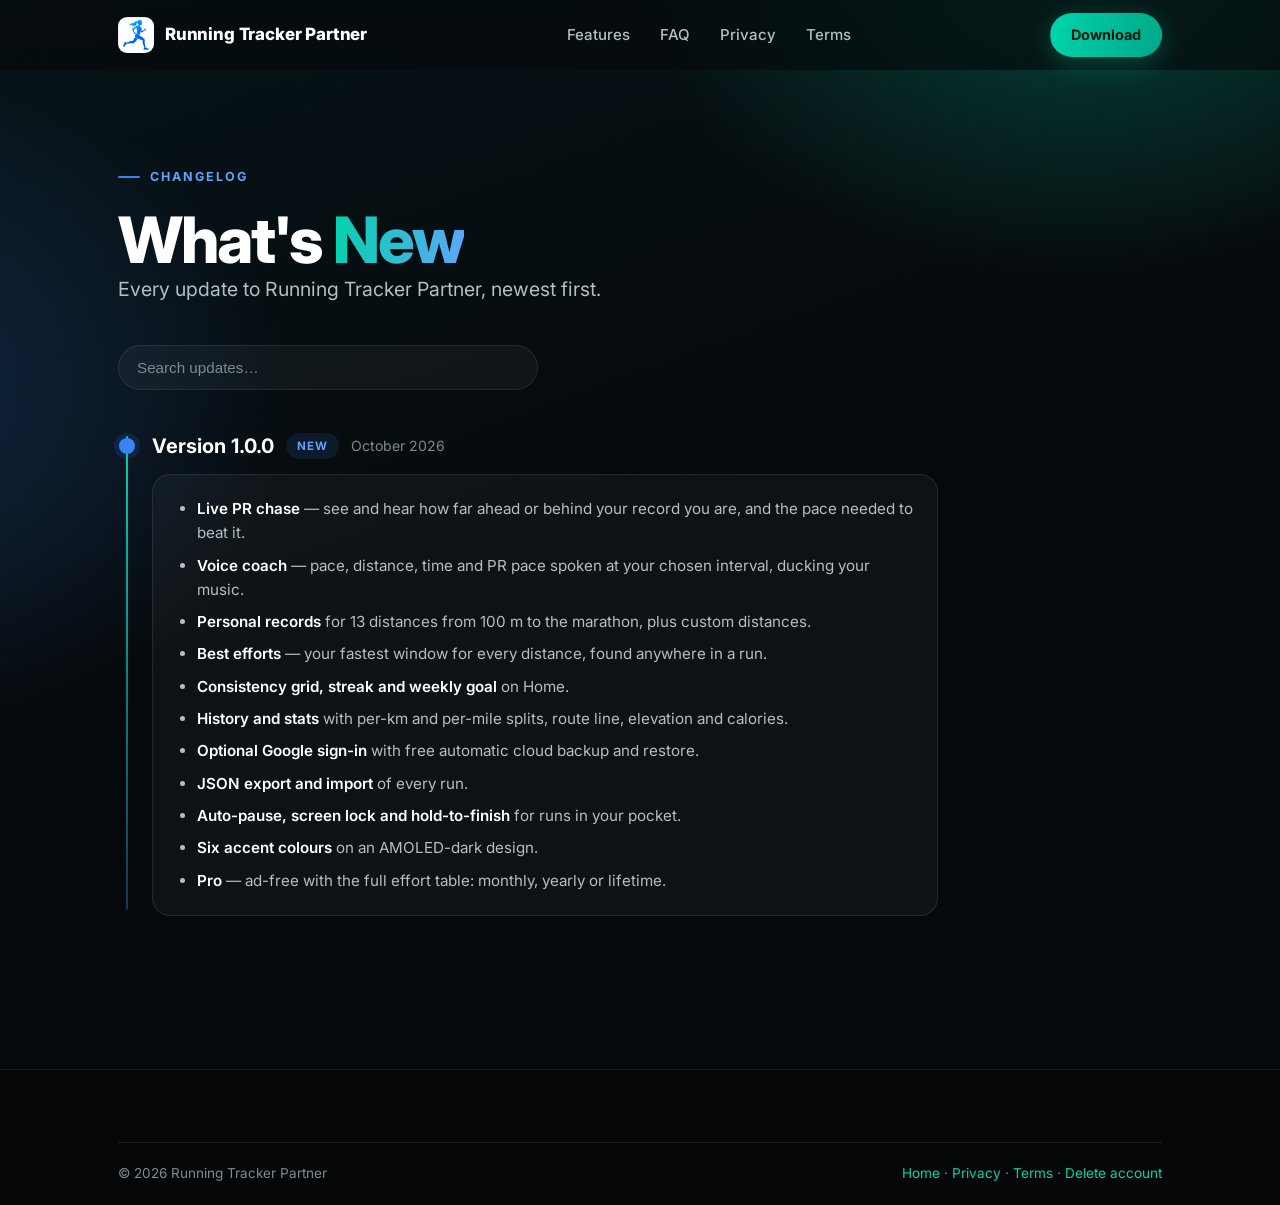
<file: whats-new.html>
<!doctype html>
<html lang="en">
<head>
  <meta charset="utf-8">
  <meta name="viewport" content="width=device-width, initial-scale=1">
  <title>What's New — Running Tracker Partner</title>
  <meta name="description" content="Release notes for Running Tracker Partner.">
  <meta name="theme-color" content="#06090b">
  <meta property="og:title" content="What's New — Running Tracker Partner">
  <meta property="og:description" content="Every update to Running Tracker Partner.">
  <meta property="og:image" content="assets/app-1.jpg">
  <link rel="icon" href="assets/icon.png" type="image/png">
  <script>if (/[?&]inapp=1/.test(location.search)) document.documentElement.classList.add("inapp");</script>
  <link rel="preconnect" href="https://fonts.googleapis.com">
  <link rel="preconnect" href="https://fonts.gstatic.com" crossorigin>
  <link href="https://fonts.googleapis.com/css2?family=Inter:wght@400;500;600;700;800&display=swap" rel="stylesheet">
  <link rel="stylesheet" href="styles.css">
</head>
<body>

<header class="nav">
  <div class="container nav-inner">
    <a href="index.html" class="brand"><img src="assets/icon.png" alt="" width="36" height="36">Running Tracker Partner</a>
    <ul class="nav-links">
      <li><a href="index.html#features">Features</a></li>
      <li><a href="index.html#faq">FAQ</a></li>
      <li><a href="privacy.html">Privacy</a></li>
      <li><a href="terms.html">Terms</a></li>
    </ul>
    <div class="nav-cta">
      <a class="btn btn-primary btn-sm" href="https://play.google.com/store/apps/details?id=com.edapp.runningtracker" rel="noopener">Download</a>
      <button class="nav-toggle" aria-label="Open menu" aria-expanded="false">&#9776;</button>
    </div>
  </div>
</header>

<main>
  <section class="page-hero">
    <div class="container">
      <span class="eyebrow">Changelog</span>
      <h1>What's <span class="grad">New</span></h1>
      <p class="lead">Every update to Running Tracker Partner, newest first.</p>
    </div>
  </section>

  <section style="padding-top:0">
    <div class="container">
      <input class="log-search" type="search" placeholder="Search updates…" aria-label="Search updates">
      <div class="timeline">
        <!-- Copy this <article> block for each new release -->
        <article class="release feature">
          <div class="release-head">
            <h3>Version 1.0.0</h3>
            <span class="tag new">new</span>
            <span class="release-date">October 2026</span>
          </div>
          <div class="release-body">
            <ul>
              <li><b>Live PR chase</b> — see and hear how far ahead or behind your record you are, and the pace needed to beat it.</li>
              <li><b>Voice coach</b> — pace, distance, time and PR pace spoken at your chosen interval, ducking your music.</li>
              <li><b>Personal records</b> for 13 distances from 100 m to the marathon, plus custom distances.</li>
              <li><b>Best efforts</b> — your fastest window for every distance, found anywhere in a run.</li>
              <li><b>Consistency grid, streak and weekly goal</b> on Home.</li>
              <li><b>History and stats</b> with per-km and per-mile splits, route line, elevation and calories.</li>
              <li><b>Optional Google sign-in</b> with free automatic cloud backup and restore.</li>
              <li><b>JSON export and import</b> of every run.</li>
              <li><b>Auto-pause, screen lock and hold-to-finish</b> for runs in your pocket.</li>
              <li><b>Six accent colours</b> on an AMOLED-dark design.</li>
              <li><b>Pro</b> — ad-free with the full effort table: monthly, yearly or lifetime.</li>
            </ul>
          </div>
        </article>
      </div>
      <p class="no-results">No updates match your search.</p>
    </div>
  </section>
</main>

<footer>
  <div class="container">
    <div class="foot-bottom">
      <span>&copy; <span data-year>2026</span> Running Tracker Partner</span>
      <span><a href="index.html">Home</a> · <a href="privacy.html">Privacy</a> · <a href="terms.html">Terms</a> · <a href="delete-account.html">Delete account</a></span>
    </div>
  </div>
</footer>

<script src="app.js"></script>
</body>
</html>
</file>
<file: styles.css>
/* ============================================================
   Running Tracker Partner (PacePilot) — marketing site
   Dark theme · Golden (#00D4AA) primary · Royal purple (#3B82F6) accent
   ============================================================ */

:root {
  --bg: #06090b;
  --bg-2: #071419;
  --card: rgba(255, 255, 255, 0.04);
  --card-hover: rgba(255, 255, 255, 0.06);
  --border: rgba(255, 255, 255, 0.09);
  --border-hover: rgba(255, 255, 255, 0.16);

  --text: #ffffff;
  --muted: #b3bfc3;
  --faint: #7d8a8f;

  --primary: #00D4AA;
  --primary-deep: #00A887;
  --accent: #3B82F6;
  --accent-soft: #60A5FA;

  --glow-primary: rgba(0, 212, 170, 0.28);
  --glow-accent: rgba(59, 130, 246, 0.22);

  --radius: 18px;
  --radius-sm: 12px;
  --radius-lg: 28px;
  --maxw: 1140px;
  --gutter: clamp(20px, 5vw, 48px);
  --nav-h: 70px;
  --ease: cubic-bezier(0.22, 1, 0.36, 1);
}

* { margin: 0; padding: 0; box-sizing: border-box; }

html { scroll-behavior: smooth; }

body {
  font-family: "Inter", -apple-system, BlinkMacSystemFont, "Segoe UI", Roboto, sans-serif;
  background: var(--bg);
  color: var(--text);
  line-height: 1.6;
  overflow-x: hidden;
}

/* Ambient background: two brand glows over a dark gradient + faint dot grid */
body::before {
  content: "";
  position: fixed;
  inset: 0;
  z-index: -2;
  background:
    radial-gradient(700px 500px at 85% -5%, var(--glow-primary), transparent 65%),
    radial-gradient(650px 520px at -10% 45%, var(--glow-accent), transparent 65%),
    linear-gradient(160deg, var(--bg-2), var(--bg) 55%);
}
body::after {
  content: "";
  position: fixed;
  inset: 0;
  z-index: -1;
  background-image: radial-gradient(rgba(255, 255, 255, 0.055) 1px, transparent 1px);
  background-size: 32px 32px;
  -webkit-mask-image: linear-gradient(to bottom, rgba(0,0,0,.7), transparent 60%);
  mask-image: linear-gradient(to bottom, rgba(0,0,0,.7), transparent 60%);
  pointer-events: none;
}

img { max-width: 100%; display: block; }
a { color: var(--primary); text-decoration: none; }
a:focus-visible, button:focus-visible, summary:focus-visible {
  outline: 2px solid var(--accent);
  outline-offset: 3px;
  border-radius: 4px;
}

.container { max-width: var(--maxw); margin-inline: auto; padding-inline: var(--gutter); }

section { padding-block: clamp(64px, 9vw, 120px); }

/* ---------- Typography ---------- */
h1 {
  font-size: clamp(2.3rem, 6vw, 4rem);
  font-weight: 800;
  letter-spacing: -0.03em;
  line-height: 1.08;
}
h2 {
  font-size: clamp(1.9rem, 4.5vw, 2.9rem);
  font-weight: 800;
  letter-spacing: -0.02em;
  line-height: 1.15;
  margin-bottom: 14px;
}
h3 { font-size: 1.12rem; font-weight: 700; }
.lead {
  font-size: clamp(1.05rem, 2vw, 1.22rem);
  color: var(--muted);
  max-width: 640px;
}
.grad {
  background: linear-gradient(100deg, var(--primary), var(--accent-soft));
  -webkit-background-clip: text;
  background-clip: text;
  color: transparent;
}
.eyebrow {
  display: inline-flex;
  align-items: center;
  gap: 10px;
  text-transform: uppercase;
  font-size: 0.78rem;
  font-weight: 700;
  letter-spacing: 0.16em;
  color: var(--accent-soft);
  margin-bottom: 18px;
}
.eyebrow::before {
  content: "";
  width: 22px;
  height: 2px;
  background: var(--accent);
  border-radius: 2px;
}
.section-head { max-width: 720px; margin-bottom: clamp(28px, 5vw, 56px); }

/* ---------- Nav ---------- */
.nav {
  position: sticky;
  top: 0;
  z-index: 50;
  height: var(--nav-h);
  backdrop-filter: blur(14px);
  -webkit-backdrop-filter: blur(14px);
  background: rgba(6, 10, 12, 0.7);
  border-bottom: 1px solid transparent;
  transition: border-color 0.3s var(--ease), box-shadow 0.3s var(--ease);
}
.nav.scrolled {
  border-bottom-color: var(--border);
  box-shadow: 0 8px 30px rgba(0, 0, 0, 0.45);
}
.nav-inner {
  height: var(--nav-h);
  display: flex;
  align-items: center;
  justify-content: space-between;
  gap: 18px;
}
.brand {
  display: flex;
  align-items: center;
  gap: 11px;
  font-weight: 800;
  font-size: 1.06rem;
  color: var(--text);
  letter-spacing: -0.01em;
}
.brand img { width: 36px; height: 36px; border-radius: 9px; }
.nav-links {
  display: flex;
  gap: clamp(14px, 2.4vw, 30px);
  list-style: none;
}
.nav-links a {
  color: var(--muted);
  font-size: 0.94rem;
  font-weight: 500;
  transition: color 0.2s;
}
.nav-links a:hover { color: var(--text); }
.nav-cta { display: flex; align-items: center; gap: 12px; }

.nav-toggle {
  display: none;
  background: none;
  border: 1px solid var(--border);
  border-radius: 10px;
  width: 42px;
  height: 42px;
  cursor: pointer;
  color: var(--text);
  font-size: 1.2rem;
  line-height: 1;
}

/* ---------- Buttons ---------- */
.btn {
  display: inline-flex;
  align-items: center;
  justify-content: center;
  gap: 9px;
  padding: 13px 26px;
  border-radius: 999px;
  font-weight: 700;
  font-size: 0.98rem;
  border: 1px solid transparent;
  cursor: pointer;
  transition: transform 0.25s var(--ease), box-shadow 0.25s var(--ease), background 0.25s;
}
.btn-primary {
  background: linear-gradient(100deg, var(--primary), var(--primary-deep));
  color: #03170f;
  box-shadow: 0 6px 26px var(--glow-primary);
}
.btn-primary:hover {
  transform: translateY(-2px);
  box-shadow: 0 10px 40px rgba(0, 212, 170, 0.42);
}
.btn-ghost {
  background: var(--card);
  border-color: var(--border);
  color: var(--text);
}
.btn-ghost:hover { background: var(--card-hover); border-color: var(--border-hover); }
.btn-sm { padding: 9px 20px; font-size: 0.9rem; }

.store-badges { display: flex; flex-wrap: wrap; gap: 14px; align-items: center; }
.store-badges img { height: 56px; width: auto; transition: transform 0.25s var(--ease); }
.store-badges a:hover img { transform: translateY(-2px); }

/* ---------- Hero ---------- */
.hero {
  padding-block: clamp(56px, 8vw, 110px) clamp(70px, 9vw, 130px);
}
.hero-grid {
  display: grid;
  grid-template-columns: 1.05fr 0.95fr;
  gap: clamp(32px, 5vw, 64px);
  align-items: center;
}
.hero-copy .app-badge {
  display: inline-flex;
  align-items: center;
  gap: 10px;
  padding: 7px 15px 7px 8px;
  border: 1px solid var(--border);
  border-radius: 999px;
  background: var(--card);
  font-size: 0.85rem;
  font-weight: 600;
  color: var(--muted);
  margin-bottom: 24px;
}
.hero-copy .app-badge img { width: 26px; height: 26px; border-radius: 7px; }
.hero-copy .lead { margin: 22px 0 30px; }
.hero-actions { display: flex; flex-wrap: wrap; gap: 16px; align-items: center; margin-bottom: 38px; }

.stats {
  display: flex;
  gap: clamp(22px, 4vw, 48px);
  flex-wrap: wrap;
}
.stat b {
  display: block;
  font-size: 1.5rem;
  font-weight: 800;
  letter-spacing: -0.02em;
  color: var(--primary);
}
.stat span { font-size: 0.85rem; color: var(--faint); }

/* Phone mockups */
.hero-visual { position: relative; display: flex; justify-content: center; min-height: 420px; }
.hero-visual::after {
  content: "";
  position: absolute;
  inset: 8% 4%;
  background: radial-gradient(closest-side, var(--glow-primary), transparent 72%);
  filter: blur(30px);
  z-index: -1;
}
.phone {
  width: clamp(190px, 22vw, 260px);
  border-radius: 30px;
  border: 1px solid var(--border-hover);
  box-shadow: 0 24px 70px rgba(0, 0, 0, 0.65);
  background: #000;
  overflow: hidden;
}
.phone img { width: 100%; height: auto; }
.phone.front {
  position: relative;
  z-index: 2;
  animation: float 6s ease-in-out infinite;
}
.phone.behind {
  position: absolute;
  top: 7%;
  opacity: 0.55;
  filter: saturate(0.85) brightness(0.8);
}
.phone.behind.left { transform: rotate(-9deg) translateX(-72%); }
.phone.behind.right { transform: rotate(9deg) translateX(72%); }

@keyframes float {
  0%, 100% { transform: translateY(0); }
  50% { transform: translateY(-16px); }
}

/* ---------- Feature cards ---------- */
.cards {
  display: grid;
  grid-template-columns: repeat(auto-fit, minmax(248px, 1fr));
  gap: 18px;
}
.card {
  background: var(--card);
  border: 1px solid var(--border);
  border-radius: var(--radius);
  padding: 26px 24px;
  transition: background 0.3s, border-color 0.3s, transform 0.3s var(--ease);
}
.card:hover {
  background: var(--card-hover);
  border-color: var(--border-hover);
  transform: translateY(-4px);
}
.card .icon {
  width: 46px;
  height: 46px;
  border-radius: 13px;
  display: grid;
  place-items: center;
  margin-bottom: 18px;
  background: linear-gradient(135deg, rgba(0, 212, 170, 0.22), rgba(0, 168, 135, 0.1));
  color: var(--primary);
}
.card:nth-child(even) .icon {
  background: linear-gradient(135deg, rgba(59, 130, 246, 0.16), rgba(59, 130, 246, 0.05));
  color: var(--accent-soft);
}
.card .icon svg { width: 24px; height: 24px; }
.card p { color: var(--muted); font-size: 0.95rem; margin-top: 8px; }

/* ---------- Workflow ---------- */
.steps { counter-reset: step; display: grid; gap: 16px; max-width: 780px; }
.step {
  counter-increment: step;
  display: flex;
  gap: 20px;
  align-items: flex-start;
  background: var(--card);
  border: 1px solid var(--border);
  border-radius: var(--radius);
  padding: 22px 24px;
}
.step::before {
  content: counter(step, decimal-leading-zero);
  font-weight: 800;
  font-size: 1.05rem;
  color: var(--accent-soft);
  border: 1px solid rgba(59, 130, 246, 0.35);
  background: rgba(59, 130, 246, 0.07);
  border-radius: 11px;
  min-width: 44px;
  height: 44px;
  display: grid;
  place-items: center;
}
.step p { color: var(--muted); font-size: 0.95rem; margin-top: 4px; }

/* ---------- Benefits ---------- */
.benefits {
  display: grid;
  grid-template-columns: repeat(auto-fit, minmax(280px, 1fr));
  gap: 14px 28px;
}
.benefit {
  display: flex;
  gap: 14px;
  align-items: flex-start;
  padding: 14px 4px;
}
.benefit .check {
  flex: none;
  width: 26px;
  height: 26px;
  margin-top: 2px;
  border-radius: 999px;
  display: grid;
  place-items: center;
  background: rgba(59, 130, 246, 0.1);
  color: var(--accent-soft);
}
.benefit .check svg { width: 15px; height: 15px; }
.benefit p { color: var(--muted); font-size: 0.94rem; margin-top: 2px; }

/* ---------- Screenshots carousel ---------- */
.carousel-wrap { position: relative; }
.carousel {
  display: flex;
  gap: 22px;
  overflow-x: auto;
  scroll-snap-type: x mandatory;
  padding: 10px 4px 26px;
  scrollbar-width: thin;
  scrollbar-color: var(--primary-deep) transparent;
}
.shot {
  flex: 0 0 auto;
  width: clamp(220px, 26vw, 290px);
  scroll-snap-align: start;
}
.shot .phone { width: 100%; animation: none; }
.shot figcaption {
  margin-top: 12px;
  text-align: center;
  font-size: 0.88rem;
  color: var(--faint);
}
.car-btns { display: flex; gap: 10px; justify-content: flex-end; margin-top: 6px; }
.car-btn {
  width: 46px;
  height: 46px;
  border-radius: 999px;
  border: 1px solid var(--border);
  background: var(--card);
  color: var(--text);
  font-size: 1.15rem;
  cursor: pointer;
  transition: background 0.2s, border-color 0.2s;
}
.car-btn:hover { background: var(--card-hover); border-color: var(--border-hover); }

/* ---------- FAQ ---------- */
.faq { max-width: 780px; }
.faq details {
  background: var(--card);
  border: 1px solid var(--border);
  border-radius: var(--radius-sm);
  margin-bottom: 12px;
  overflow: hidden;
}
.faq summary {
  list-style: none;
  cursor: pointer;
  display: flex;
  justify-content: space-between;
  align-items: center;
  gap: 16px;
  padding: 18px 20px;
  font-weight: 600;
}
.faq summary::-webkit-details-marker { display: none; }
.faq .plus {
  flex: none;
  position: relative;
  width: 18px;
  height: 18px;
  color: var(--primary);
}
.faq .plus::before,
.faq .plus::after {
  content: "";
  position: absolute;
  inset: 0;
  margin: auto;
  background: currentColor;
  border-radius: 2px;
  transition: transform 0.3s var(--ease);
}
.faq .plus::before { width: 16px; height: 2px; }
.faq .plus::after { width: 2px; height: 16px; }
.faq details[open] .plus::after { transform: rotate(90deg); }
.faq details p { padding: 0 20px 20px; color: var(--muted); font-size: 0.95rem; }

/* ---------- CTA band ---------- */
.cta-band {
  position: relative;
  overflow: hidden;
  border-radius: var(--radius-lg);
  border: 1px solid rgba(0, 212, 170, 0.3);
  background: linear-gradient(120deg, rgba(0, 212, 170, 0.13), rgba(59, 130, 246, 0.07));
  padding: clamp(44px, 7vw, 80px) clamp(24px, 6vw, 72px);
  text-align: center;
}
.cta-band::after {
  content: "";
  position: absolute;
  inset: -40%;
  background: radial-gradient(closest-side, var(--glow-primary), transparent 70%);
  filter: blur(48px);
  z-index: -1;
}
.cta-band .lead { margin: 12px auto 30px; }
.cta-band .store-badges { justify-content: center; }

/* ---------- Footer ---------- */
footer {
  border-top: 1px solid var(--border);
  padding: clamp(44px, 6vw, 72px) 0 0;
  background: rgba(0, 0, 0, 0.25);
}
.foot-grid {
  display: grid;
  grid-template-columns: 1.4fr 1fr 1fr;
  gap: clamp(28px, 5vw, 64px);
  padding-bottom: 44px;
}
.foot-grid h4 {
  font-size: 0.82rem;
  text-transform: uppercase;
  letter-spacing: 0.12em;
  color: var(--faint);
  margin-bottom: 16px;
}
.foot-grid ul { list-style: none; display: grid; gap: 10px; }
.foot-grid a { color: var(--muted); font-size: 0.94rem; }
.foot-grid a:hover { color: var(--text); }
.foot-brand p { color: var(--faint); font-size: 0.92rem; max-width: 320px; margin: 14px 0 20px; }
.foot-bottom {
  border-top: 1px solid var(--border);
  padding: 20px 0;
  display: flex;
  flex-wrap: wrap;
  gap: 10px;
  justify-content: space-between;
  color: var(--faint);
  font-size: 0.85rem;
}

/* ---------- Legal pages ---------- */
.page-hero { padding-block: clamp(48px, 7vw, 90px) clamp(24px, 4vw, 40px); }
.legal-grid {
  display: grid;
  grid-template-columns: 230px 1fr;
  gap: clamp(28px, 5vw, 64px);
  align-items: start;
  padding-bottom: clamp(64px, 9vw, 110px);
}
.toc {
  position: sticky;
  top: calc(var(--nav-h) + 24px);
  border: 1px solid var(--border);
  border-radius: var(--radius-sm);
  background: var(--card);
  padding: 18px;
}
.toc h4 {
  font-size: 0.78rem;
  text-transform: uppercase;
  letter-spacing: 0.12em;
  color: var(--faint);
  margin-bottom: 12px;
}
.toc ul { list-style: none; display: grid; gap: 9px; }
.toc a { color: var(--muted); font-size: 0.88rem; }
.toc a:hover { color: var(--primary); }
.prose { max-width: 820px; }
.prose h2 { font-size: 1.5rem; margin: 40px 0 12px; scroll-margin-top: calc(var(--nav-h) + 20px); }
.prose h2:first-of-type { margin-top: 8px; }
.prose p, .prose li { color: var(--muted); font-size: 0.98rem; }
.prose ul { padding-left: 22px; margin: 10px 0 18px; }
.prose li { margin-bottom: 7px; }
.prose a { text-decoration: underline; text-underline-offset: 3px; }
.callout {
  border-left: 3px solid var(--accent);
  background: rgba(59, 130, 246, 0.06);
  border-radius: 0 var(--radius-sm) var(--radius-sm) 0;
  padding: 16px 20px;
  margin: 18px 0 26px;
}
.callout p { color: var(--text); }
.updated { color: var(--faint); font-size: 0.88rem; }

/* ---------- Changelog ---------- */
.log-search {
  width: 100%;
  max-width: 420px;
  padding: 13px 18px;
  border-radius: 999px;
  border: 1px solid var(--border);
  background: var(--card);
  color: var(--text);
  font-size: 0.95rem;
  margin-bottom: 40px;
}
.log-search::placeholder { color: var(--faint); }
.log-search:focus { outline: 2px solid var(--primary-deep); }

.timeline { position: relative; max-width: 820px; padding-left: 34px; }
.timeline::before {
  content: "";
  position: absolute;
  left: 8px;
  top: 6px;
  bottom: 6px;
  width: 2px;
  background: linear-gradient(to bottom, var(--primary), rgba(59, 130, 246, 0.35));
  border-radius: 2px;
}
.release { position: relative; margin-bottom: 38px; }
.release::before {
  content: "";
  position: absolute;
  left: -33px;
  top: 8px;
  width: 16px;
  height: 16px;
  border-radius: 999px;
  background: var(--primary);
  box-shadow: 0 0 0 5px rgba(0, 212, 170, 0.14);
}
.release.feature::before {
  background: var(--accent);
  box-shadow: 0 0 0 5px rgba(59, 130, 246, 0.14);
}
.release-head {
  display: flex;
  flex-wrap: wrap;
  align-items: center;
  gap: 12px;
  margin-bottom: 12px;
}
.release-head h3 { font-size: 1.25rem; }
.tag {
  font-size: 0.72rem;
  font-weight: 700;
  letter-spacing: 0.08em;
  text-transform: uppercase;
  padding: 4px 11px;
  border-radius: 999px;
}
.tag.new { background: rgba(59, 130, 246, 0.12); color: var(--accent-soft); }
.tag.improved { background: rgba(0, 212, 170, 0.14); color: var(--primary); }
.tag.fixed { background: rgba(255, 255, 255, 0.08); color: var(--muted); }
.release-date { color: var(--faint); font-size: 0.88rem; }
.release-body {
  background: var(--card);
  border: 1px solid var(--border);
  border-radius: var(--radius);
  padding: 22px 24px;
}
.release-body ul { list-style: disc; padding-left: 20px; display: grid; gap: 8px; }
.release-body li { color: var(--muted); font-size: 0.95rem; }
.release-body li b { color: var(--text); font-weight: 600; }
.no-results { display: none; color: var(--faint); padding: 18px 0; }

/* ---------- Reveal on scroll ---------- */
.reveal { opacity: 0; transform: translateY(26px); transition: opacity 0.7s var(--ease), transform 0.7s var(--ease); }
.reveal.in { opacity: 1; transform: none; }
.d1 { transition-delay: 0.08s; }
.d2 { transition-delay: 0.16s; }
.d3 { transition-delay: 0.24s; }

@media (prefers-reduced-motion: reduce) {
  html { scroll-behavior: auto; }
  .reveal { opacity: 1; transform: none; transition: none; }
  .phone.front { animation: none; }
  * { transition-duration: 0.01ms !important; animation-duration: 0.01ms !important; }
}

/* ---------- Responsive ---------- */
@media (max-width: 960px) {
  .hero-grid { grid-template-columns: 1fr; }
  .hero-visual { min-height: 380px; margin-top: 14px; }
  .phone.behind.left { transform: rotate(-9deg) translateX(-58%); }
  .phone.behind.right { transform: rotate(9deg) translateX(58%); }
  .foot-grid { grid-template-columns: 1fr 1fr; }
}

@media (max-width: 820px) {
  .nav-links {
    position: absolute;
    top: var(--nav-h);
    left: 0;
    right: 0;
    flex-direction: column;
    gap: 0;
    background: rgba(6, 10, 12, 0.97);
    border-bottom: 1px solid var(--border);
    display: none;
    padding: 10px 0;
  }
  .nav-links.open { display: flex; }
  .nav-links a { display: block; padding: 13px var(--gutter); }
  .nav-toggle { display: block; }
  .legal-grid { grid-template-columns: 1fr; }
  .toc { display: none; }
}

@media (max-width: 480px) {
  .foot-grid { grid-template-columns: 1fr; }
  .stats { gap: 18px; }
  .store-badges img { height: 50px; }
}

/* ---------- In-app WebView mode (?inapp=1): the app supplies its own top bar ---------- */
.inapp .nav,
.inapp footer { display: none; }
.inapp .page-hero { padding-top: 28px; }
.inapp .toc { top: 24px; }

/* ---------- Forms (account deletion) ---------- */
.form {
  display: grid;
  gap: 18px;
  margin-top: 18px;
  background: var(--card);
  border: 1px solid var(--border);
  border-radius: var(--radius);
  padding: clamp(20px, 4vw, 30px);
}
.field { display: grid; gap: 8px; }
.field label { font-weight: 600; font-size: 0.95rem; }
.field .opt { color: var(--faint); font-weight: 400; }
.field input,
.field textarea {
  width: 100%;
  padding: 13px 16px;
  border-radius: var(--radius-sm);
  border: 1px solid var(--border);
  background: rgba(0, 0, 0, 0.25);
  color: var(--text);
  font: inherit;
  font-size: 0.97rem;
}
.field textarea { resize: vertical; min-height: 110px; }
.field input:focus,
.field textarea:focus { outline: 2px solid var(--primary-deep); border-color: transparent; }
.field input[aria-invalid="true"] { border-color: #f87171; }
.field-error { color: #f87171; font-size: 0.88rem; }
.prose .field-error { color: #f87171; font-size: 0.88rem; }
.check-field { display: flex; gap: 12px; align-items: flex-start; cursor: pointer; }
.check-field input { width: 20px; height: 20px; margin-top: 3px; flex: none; accent-color: var(--primary); }
.check-field span { color: var(--text); font-size: 0.95rem; }
.prose .form-note { color: var(--faint); font-size: 0.88rem; }
.form .btn { justify-self: start; }
.form .btn:disabled { opacity: 0.6; cursor: progress; transform: none; }
.hp { position: absolute; left: -10000px; width: 1px; height: 1px; overflow: hidden; }
.form-status {
  border-radius: var(--radius-sm);
  padding: 14px 18px;
  font-size: 0.95rem;
}
.form-status.ok { background: rgba(0, 212, 170, 0.1); border: 1px solid rgba(0, 212, 170, 0.35); color: var(--text); }
.form-status.error { background: rgba(248, 113, 113, 0.1); border: 1px solid rgba(248, 113, 113, 0.4); color: var(--text); }
</file>
